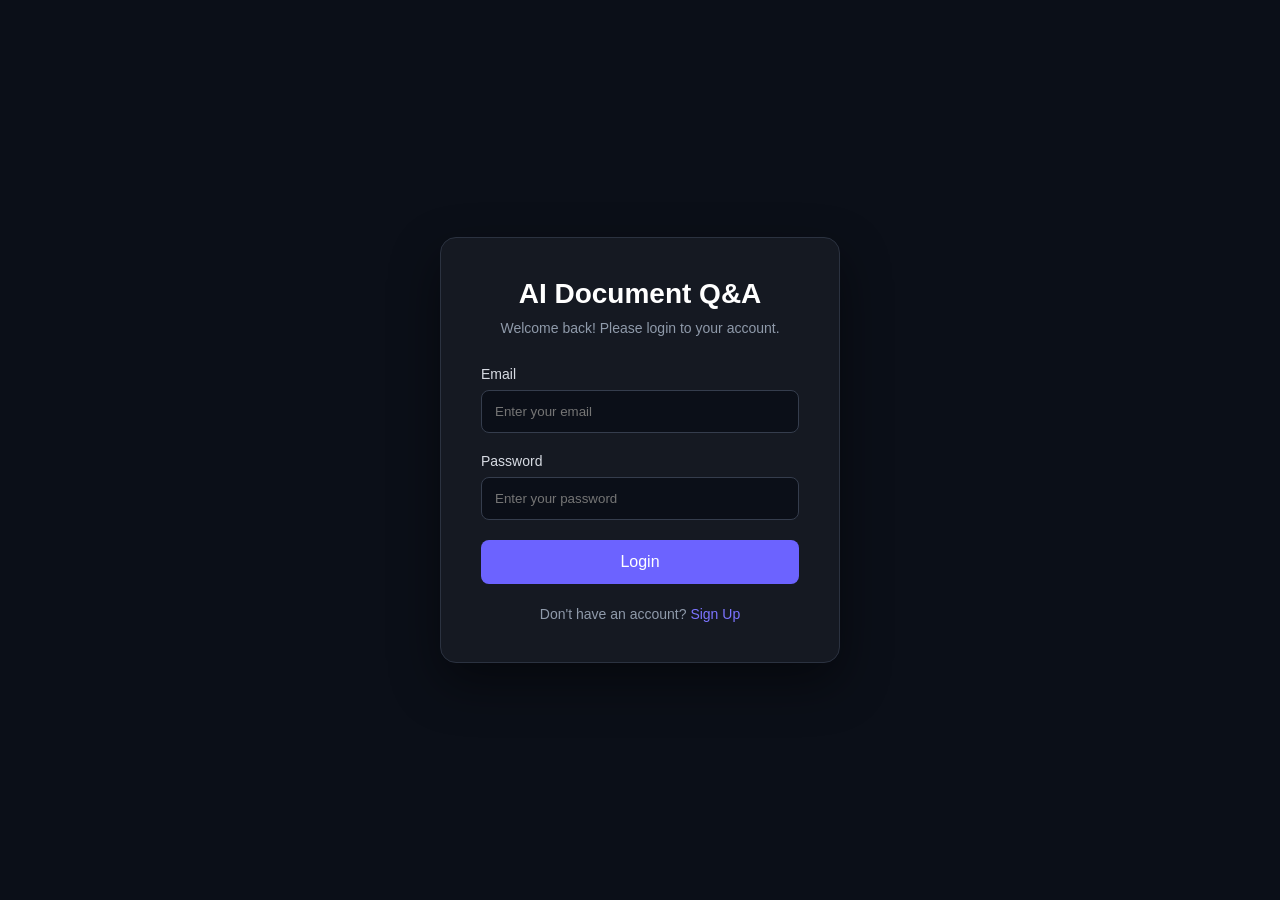
<file: AI-Document-QA/index.html>
<!DOCTYPE html>
<html lang="en">
<head>
    <meta charset="UTF-8">
    <meta name="viewport" content="width=device-width, initial-scale=1.0">
    <title>AI Document Q&A</title>
    <link rel="stylesheet" href="style.css">
    <link rel="manifest" href="manifest.json">
</head>
<script src="script.js"></script>
<body>

    <div class="login-page">

        <div class="login-card">

            <h1>AI Document Q&A</h1>

            <p class="subtitle">Welcome back! Please login to your account.</p>

            <label>Email</label>
            <input type="email" id="loginEmail" placeholder="Enter your email">

            <label>Password</label>
            <input type="password" id="loginPassword" placeholder="Enter your password">
            <button class="login-btn" onclick="login()">Login</button>
            <p class="signup-text">
                Don't have an account?
                <a href="signup.html">Sign Up</a>
            </p>

        </div>

    </div>
<script src="script.js"></script>
</body>
</html>
</file>
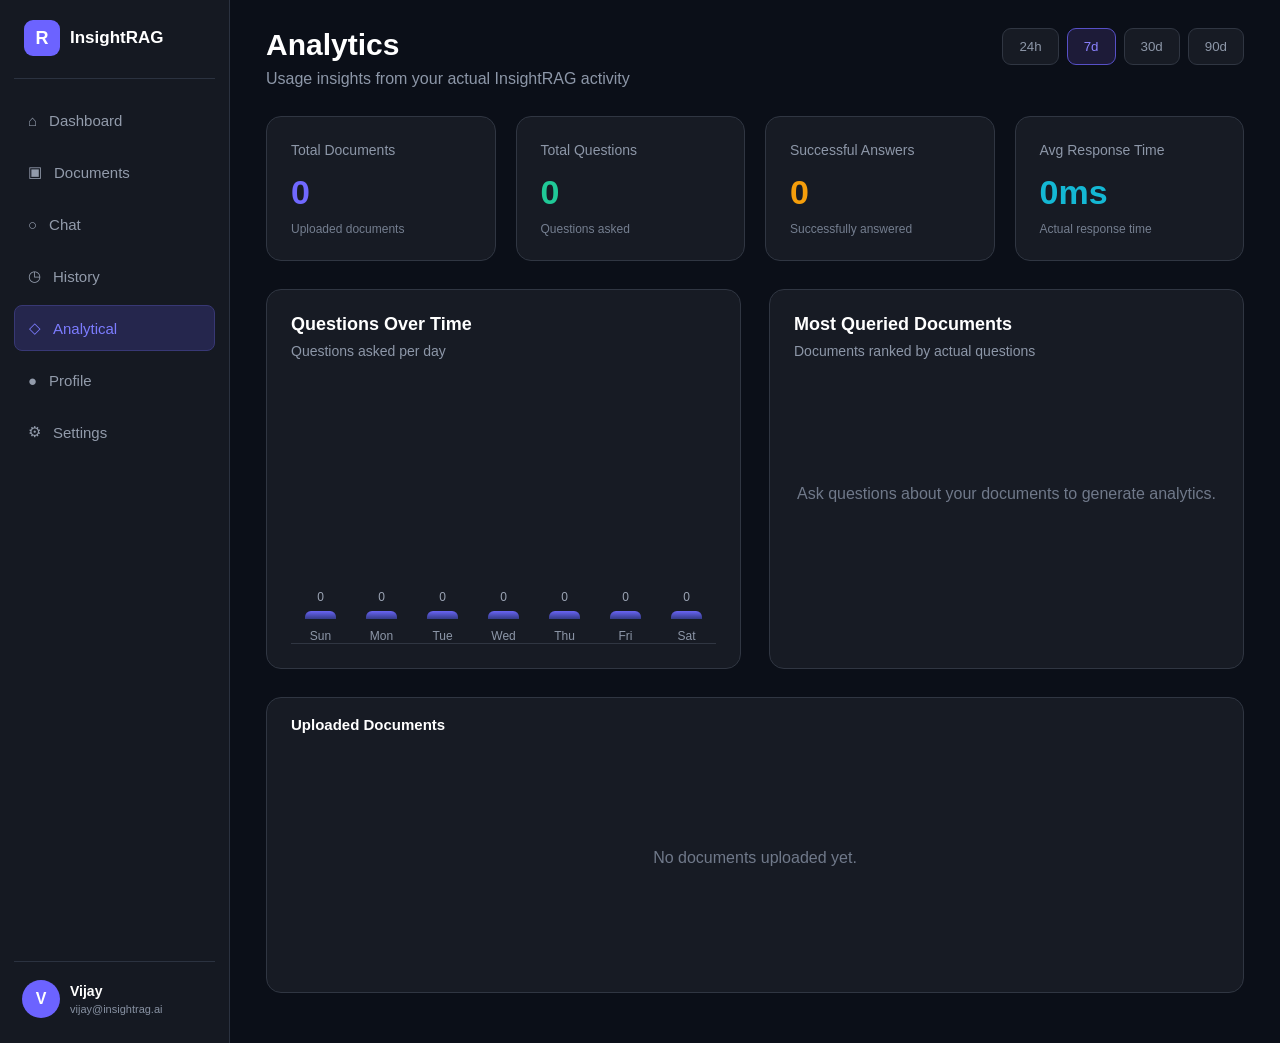
<file: AI-Document-QA/analytical.html>
<!DOCTYPE html>
<html lang="en">

<head>

    <meta charset="UTF-8">

    <meta name="viewport"
          content="width=device-width, initial-scale=1.0">

    <title>Analytics - InsightRAG</title>

    <link rel="stylesheet"
          href="style.css">

    <style>

        .analytics-page {
            padding-bottom: 50px;
        }

        .analytics-header {
            display: flex;
            justify-content: space-between;
            align-items: flex-start;
            margin-bottom: 28px;
        }

        .analytics-header h1 {
            margin: 0;
            font-size: 30px;
        }

        .analytics-header p {
            color: #8d97a8;
            margin-top: 8px;
        }

        /* Time buttons */

        .time-buttons {
            display: flex;
            gap: 8px;
        }

        .time-btn {
            padding: 10px 16px;
            border-radius: 9px;
            border: 1px solid #303642;
            background: #171b24;
            color: #8d97a8;
            cursor: pointer;
        }

        .time-btn.active {
            color: #8b82ff;
            border-color: #5750c7;
            background: #1d1b38;
        }

        /* Stats */

        .analytics-stats {
            display: grid;
            grid-template-columns: repeat(4, 1fr);
            gap: 20px;
            margin-bottom: 28px;
        }

        .analytics-stat {
            background: #171b24;
            border: 1px solid #303642;
            border-radius: 15px;
            padding: 24px;
        }

        .analytics-stat span {
            color: #8d97a8;
            font-size: 14px;
        }

        .analytics-stat strong {
            display: block;
            font-size: 34px;
            margin-top: 14px;
        }

        .purple {
            color: #7068ff;
        }

        .green {
            color: #20c997;
        }

        .orange {
            color: #f59e0b;
        }

        .blue {
            color: #14b8d4;
        }

        .stat-description {
            color: #747e8f;
            font-size: 12px;
            margin-top: 10px;
        }

        /* Chart grid */

        .analytics-grid {
            display: grid;
            grid-template-columns: 1fr 1fr;
            gap: 28px;
            margin-bottom: 28px;
        }

        .chart-card {
            background: #171b24;
            border: 1px solid #303642;
            border-radius: 15px;
            padding: 24px;
        }

        .chart-card h2 {
            margin: 0;
            font-size: 18px;
        }

        .chart-card p {
            color: #8d97a8;
            margin-top: 8px;
            font-size: 14px;
        }

        /* Bar chart */

        .chart {
            height: 260px;
            display: flex;
            align-items: flex-end;
            justify-content: space-between;
            gap: 12px;
            margin-top: 25px;
            border-bottom: 1px solid #303642;
            padding: 0 5px;
        }

        .chart-column {
            flex: 1;
            height: 100%;
            display: flex;
            flex-direction: column;
            justify-content: flex-end;
            align-items: center;
        }

        .chart-value {
            color: #9ca5b5;
            font-size: 12px;
            margin-bottom: 7px;
        }

        .chart-bar {
            width: 65%;
            min-height: 4px;
            border-radius: 6px 6px 0 0;
            background: linear-gradient(
                to top,
                #343b88,
                #6964f4
            );
            transition: height 0.4s ease;
        }

        .chart-label {
            color: #8d97a8;
            font-size: 12px;
            margin-top: 10px;
        }

        /* Document chart */

        .document-list {
            margin-top: 25px;
        }

        .document-item {
            margin-bottom: 22px;
        }

        .document-title-row {
            display: flex;
            justify-content: space-between;
            gap: 15px;
            margin-bottom: 8px;
        }

        .document-title {
            color: #e5e8ee;
            font-size: 14px;
            overflow: hidden;
            text-overflow: ellipsis;
            white-space: nowrap;
        }

        .document-count {
            color: #8b82ff;
            font-size: 13px;
        }

        .document-track {
            height: 7px;
            background: #20242d;
            border-radius: 10px;
            overflow: hidden;
        }

        .document-fill {
            height: 100%;
            background: #6c63ff;
            border-radius: 10px;
        }

        /* Empty state */

        .empty-chart {
            height: 220px;
            display: flex;
            align-items: center;
            justify-content: center;
            color: #70798a;
            text-align: center;
        }

        /* Uploaded documents */

        .uploaded-document-summary {
            margin-top: 25px;
            padding-top: 18px;
            border-top: 1px solid #303642;
        }

        .uploaded-document-summary h3 {
            margin: 0 0 15px 0;
            font-size: 15px;
        }

        .uploaded-document-row {
            display: flex;
            align-items: center;
            gap: 12px;
            padding: 11px 0;
            border-bottom: 1px solid rgba(255,255,255,0.05);
        }

        .uploaded-document-icon {
            width: 34px;
            height: 34px;
            border-radius: 8px;
            display: flex;
            align-items: center;
            justify-content: center;
            font-size: 10px;
            font-weight: 700;
            background: rgba(108,99,255,0.12);
            color: #8b82ff;
            flex-shrink: 0;
        }

        .uploaded-document-name {
            flex: 1;
            min-width: 0;
            overflow: hidden;
            text-overflow: ellipsis;
            white-space: nowrap;
            font-size: 13px;
        }

        .uploaded-document-type {
            color: #8d97a8;
            font-size: 11px;
        }

        @media (max-width: 1000px) {

            .analytics-stats {
                grid-template-columns: repeat(2, 1fr);
            }

            .analytics-grid {
                grid-template-columns: 1fr;
            }

        }

        @media (max-width: 650px) {

            .analytics-header {
                flex-direction: column;
                gap: 20px;
            }

            .analytics-stats {
                grid-template-columns: 1fr;
            }

            .time-buttons {
                flex-wrap: wrap;
            }

        }

    </style>

</head>


<body>

<script>

    if (
        localStorage.getItem("darkMode") === "false"
    ) {

        document.body.classList.add(
            "light-theme"
        );

    }

</script>


<div class="app">


    <!-- =====================================================
         SIDEBAR
    ====================================================== -->

    <aside class="sidebar">

        <div class="logo">

            <div class="logo-icon">
                R
            </div>

            <h2>InsightRAG</h2>

        </div>


        <nav class="sidebar-nav">

            <a class="nav-item"
               href="dashboard.html">

                ⌂
                <span>Dashboard</span>

            </a>


            <a class="nav-item"
               href="documents.html">

                ▣
                <span>Documents</span>

            </a>


            <a class="nav-item"
               href="chat.html">

                ○
                <span>Chat</span>

            </a>


            <a class="nav-item"
               href="history.html">

                ◷
                <span>History</span>

            </a>


            <a class="nav-item active"
               href="analytical.html">

                ◇
                <span>Analytical</span>

            </a>


            <a class="nav-item"
               href="profile.html">

                ●
                <span>Profile</span>

            </a>


            <a class="nav-item"
               href="settings.html">

                ⚙
                <span>Settings</span>

            </a>

        </nav>


        <div class="profile">

            <div class="profile-icon">
                V
            </div>

            <div>

                <strong>
                    Vijay
                </strong>

                <small>
                    vijay@insightrag.ai
                </small>

            </div>

        </div>

    </aside>



    <!-- =====================================================
         MAIN CONTENT
    ====================================================== -->

    <main class="main-content analytics-page">


        <!-- HEADER -->

        <div class="analytics-header">

            <div>

                <h1>
                    Analytics
                </h1>

                <p>
                    Usage insights from your actual InsightRAG activity
                </p>

            </div>


            <div class="time-buttons">

                <button class="time-btn">
                    24h
                </button>

                <button class="time-btn active">
                    7d
                </button>

                <button class="time-btn">
                    30d
                </button>

                <button class="time-btn">
                    90d
                </button>

            </div>

        </div>



        <!-- =================================================
             STATS
        ================================================== -->

        <div class="analytics-stats">


            <!-- TOTAL DOCUMENTS -->

            <div class="analytics-stat">

                <span>
                    Total Documents
                </span>

                <strong
                    class="purple"
                    id="documentCount">
                    0
                </strong>

                <div class="stat-description">
                    Uploaded documents
                </div>

            </div>


            <!-- TOTAL QUESTIONS -->

            <div class="analytics-stat">

                <span>
                    Total Questions
                </span>

                <strong
                    class="green"
                    id="questionCount">
                    0
                </strong>

                <div class="stat-description">
                    Questions asked
                </div>

            </div>


            <!-- SUCCESSFUL ANSWERS -->

            <div class="analytics-stat">

                <span>
                    Successful Answers
                </span>

                <strong
                    class="orange"
                    id="answerCount">
                    0
                </strong>

                <div class="stat-description">
                    Successfully answered
                </div>

            </div>


            <!-- AVG RESPONSE -->

            <div class="analytics-stat">

                <span>
                    Avg Response Time
                </span>

                <strong
                    class="blue"
                    id="averageTime">
                    0ms
                </strong>

                <div class="stat-description">
                    Actual response time
                </div>

            </div>

        </div>



        <!-- =================================================
             CHART GRID
        ================================================== -->

        <div class="analytics-grid">


            <!-- QUESTIONS OVER TIME -->

            <div class="chart-card">

                <h2>
                    Questions Over Time
                </h2>

                <p>
                    Questions asked per day
                </p>


                <div
                    class="chart"
                    id="questionChart">
                </div>

            </div>



            <!-- MOST QUERIED DOCUMENTS -->

            <div class="chart-card">

                <h2>
                    Most Queried Documents
                </h2>

                <p>
                    Documents ranked by actual questions
                </p>


                <div
                    class="document-list"
                    id="documentChart">
                </div>

            </div>

        </div>



        <!-- =================================================
             UPLOADED DOCUMENTS
        ================================================== -->

        <div class="chart-card uploaded-document-summary">

            <h3>
                Uploaded Documents
            </h3>

            <div id="uploadedDocumentList">

            </div>

        </div>


    </main>

</div>



<script>


// =====================================================
// LOAD ANALYTICS DATA
// =====================================================

let analyticsData = [];

try {

    analyticsData =
        JSON.parse(
            localStorage.getItem(
                "analyticsData"
            ) || "[]"
        );

} catch (error) {

    analyticsData = [];

}



// =====================================================
// LOAD UPLOADED DOCUMENTS
// =====================================================

let uploadedDocuments = [];

try {

    uploadedDocuments =
        JSON.parse(
            localStorage.getItem(
                "uploadedDocuments"
            ) || "[]"
        );

} catch (error) {

    uploadedDocuments = [];

}



// =====================================================
// DOCUMENT COUNT
// =====================================================

const documentCount =
    document.getElementById(
        "documentCount"
    );


documentCount.innerText =
    uploadedDocuments.length;



// =====================================================
// QUESTION COUNT
// =====================================================

const questionCount =
    document.getElementById(
        "questionCount"
    );


questionCount.innerText =
    analyticsData.length;



// =====================================================
// SUCCESSFUL ANSWERS
// =====================================================

const successfulAnswers =
    analyticsData.filter(
        function(item) {

            return (
                item.successful === true ||
                item.success === true
            );

        }
    );


const answerCount =
    document.getElementById(
        "answerCount"
    );


answerCount.innerText =
    successfulAnswers.length;



// =====================================================
// AVERAGE RESPONSE TIME
// =====================================================

const averageTime =
    document.getElementById(
        "averageTime"
    );


if (analyticsData.length > 0) {

    const totalTime =
        analyticsData.reduce(
            function(total, item) {

                return (
                    total +
                    Number(
                        item.responseTime || 0
                    )
                );

            },
            0
        );


    const average =
        Math.round(
            totalTime /
            analyticsData.length
        );


    averageTime.innerText =
        average + "ms";

} else {

    averageTime.innerText =
        "0ms";
}



// =====================================================
// LAST 7 DAYS
// =====================================================

const questionChart =
    document.getElementById(
        "questionChart"
    );


const today =
    new Date();


const dailyData = [];


for (
    let i = 6;
    i >= 0;
    i--
) {

    const date =
        new Date();


    date.setDate(
        today.getDate() - i
    );


    const year =
        date.getFullYear();


    const month =
        String(
            date.getMonth() + 1
        ).padStart(
            2,
            "0"
        );


    const day =
        String(
            date.getDate()
        ).padStart(
            2,
            "0"
        );


    const dateKey =
        year +
        "-" +
        month +
        "-" +
        day;


    const count =
        analyticsData.filter(
            function(item) {

                const timestamp =
                    item.timestamp ||
                    item.date ||
                    "";


                return (
                    timestamp.startsWith(
                        dateKey
                    )
                );

            }
        ).length;


    dailyData.push({

        label:
            date.toLocaleDateString(
                "en-US",
                {
                    weekday: "short"
                }
            ),

        count:
            count

    });

}



// =====================================================
// DRAW QUESTION CHART
// =====================================================

questionChart.innerHTML = "";


const maxQuestion =
    Math.max(
        ...dailyData.map(
            function(item) {

                return item.count;

            }
        ),
        1
    );


dailyData.forEach(
    function(item) {

        const column =
            document.createElement(
                "div"
            );


        column.className =
            "chart-column";


        const value =
            document.createElement(
                "div"
            );


        value.className =
            "chart-value";


        value.innerText =
            item.count;


        const bar =
            document.createElement(
                "div"
            );


        bar.className =
            "chart-bar";


        const height =
            item.count === 0
                ? 3
                : (
                    item.count /
                    maxQuestion
                ) * 80;


        bar.style.height =
            height + "%";


        const label =
            document.createElement(
                "div"
            );


        label.className =
            "chart-label";


        label.innerText =
            item.label;


        column.appendChild(
            value
        );


        column.appendChild(
            bar
        );


        column.appendChild(
            label
        );


        questionChart.appendChild(
            column
        );

    }
);



// =====================================================
// MOST QUERIED DOCUMENTS
// =====================================================

const documentChart =
    document.getElementById(
        "documentChart"
    );


const documentCounts = {};



analyticsData.forEach(
    function(item) {

        const name =
            item.documentName ||
            item.document ||
            "Uploaded Document";


        documentCounts[name] =
            (
                documentCounts[name] ||
                0
            ) + 1;

    }
);



const rankedDocuments =
    Object.entries(
        documentCounts
    ).sort(
        function(a, b) {

            return b[1] - a[1];

        }
    );



if (
    rankedDocuments.length === 0
) {

    documentChart.innerHTML = `
        <div class="empty-chart">
            Ask questions about your documents
            to generate analytics.
        </div>
    `;

} else {

    const highest =
        rankedDocuments[0][1];


    rankedDocuments
        .slice(0, 5)
        .forEach(
            function(
                [name, count],
                index
            ) {

                const item =
                    document.createElement(
                        "div"
                    );


                item.className =
                    "document-item";


                const titleRow =
                    document.createElement(
                        "div"
                    );


                titleRow.className =
                    "document-title-row";


                const title =
                    document.createElement(
                        "span"
                    );


                title.className =
                    "document-title";


                title.innerText =
                    (
                        index + 1
                    ) +
                    ". " +
                    name;


                const countElement =
                    document.createElement(
                        "span"
                    );


                countElement.className =
                    "document-count";


                countElement.innerText =
                    count;


                titleRow.appendChild(
                    title
                );


                titleRow.appendChild(
                    countElement
                );


                const track =
                    document.createElement(
                        "div"
                    );


                track.className =
                    "document-track";


                const fill =
                    document.createElement(
                        "div"
                    );


                fill.className =
                    "document-fill";


                fill.style.width =
                    (
                        (
                            count /
                            highest
                        ) * 100
                    ) +
                    "%";


                track.appendChild(
                    fill
                );


                item.appendChild(
                    titleRow
                );


                item.appendChild(
                    track
                );


                documentChart.appendChild(
                    item
                );

            }
        );

}



// =====================================================
// UPLOADED DOCUMENT LIST
// =====================================================

const uploadedDocumentList =
    document.getElementById(
        "uploadedDocumentList"
    );


if (
    uploadedDocuments.length === 0
) {

    uploadedDocumentList.innerHTML = `
        <div class="empty-chart">
            No documents uploaded yet.
        </div>
    `;

} else {

    uploadedDocumentList.innerHTML = "";


    uploadedDocuments
        .slice()
        .reverse()
        .forEach(
            function(documentItem) {

                const row =
                    document.createElement(
                        "div"
                    );


                row.className =
                    "uploaded-document-row";


                const icon =
                    document.createElement(
                        "div"
                    );


                icon.className =
                    "uploaded-document-icon";


                icon.innerText =
                    (
                        documentItem.type ||
                        "DOC"
                    ).substring(
                        0,
                        4
                    );


                const name =
                    document.createElement(
                        "div"
                    );


                name.className =
                    "uploaded-document-name";


                name.innerText =
                    documentItem.name ||
                    "Untitled document";


                const type =
                    document.createElement(
                        "div"
                    );


                type.className =
                    "uploaded-document-type";


                type.innerText =
                    documentItem.type ||
                    "DOCUMENT";


                row.appendChild(
                    icon
                );


                row.appendChild(
                    name
                );


                row.appendChild(
                    type
                );


                uploadedDocumentList.appendChild(
                    row
                );

            }
        );

}



// =====================================================
// TIME BUTTONS
// =====================================================

document
    .querySelectorAll(
        ".time-btn"
    )
    .forEach(
        function(button) {

            button.addEventListener(
                "click",
                function() {

                    document
                        .querySelectorAll(
                            ".time-btn"
                        )
                        .forEach(
                            function(btn) {

                                btn.classList.remove(
                                    "active"
                                );

                            }
                        );


                    this.classList.add(
                        "active"
                    );

                }
            );

        }
    );


</script>


</body>

</html>
</file>
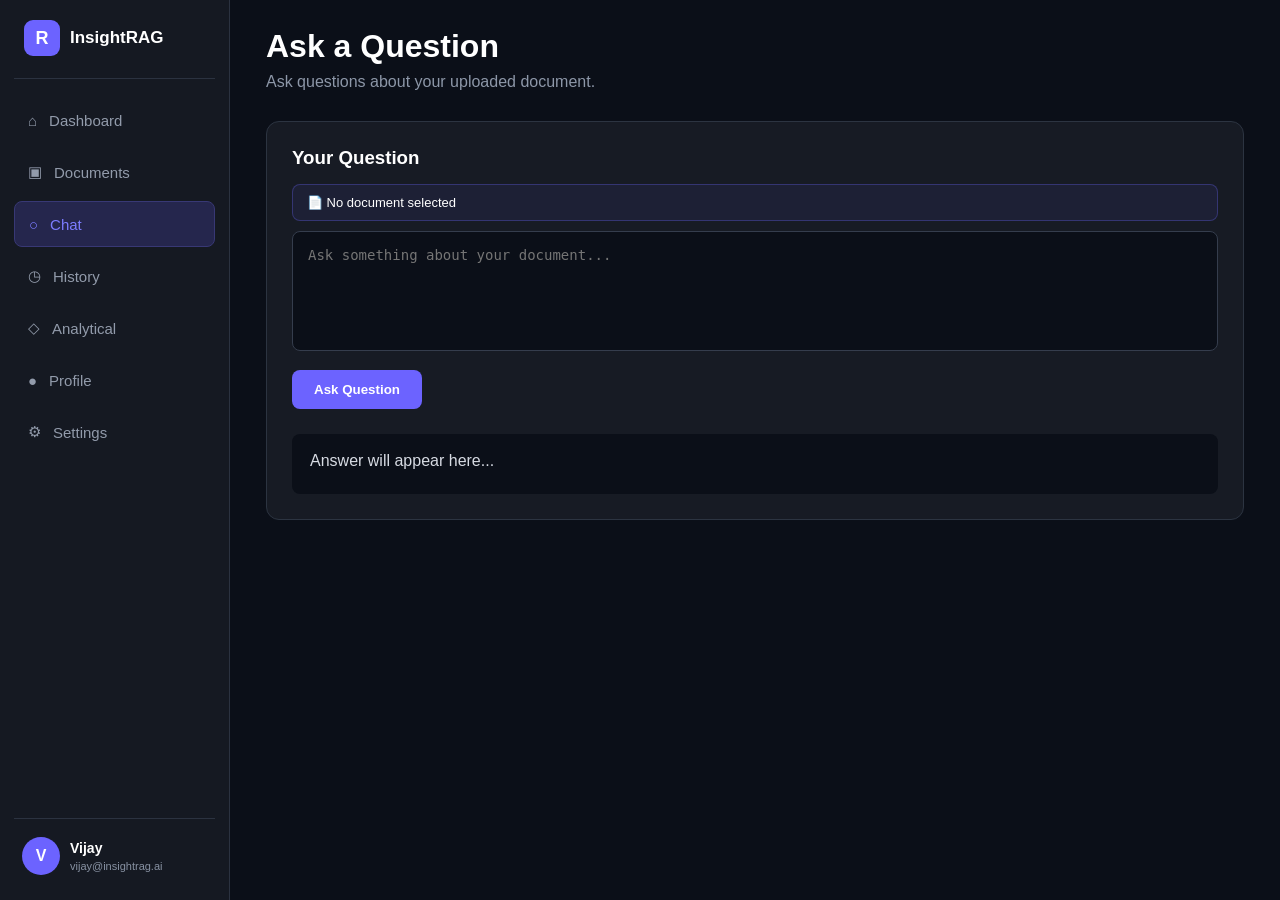
<file: AI-Document-QA/chat.html>
<!DOCTYPE html>
<html lang="en">

<head>
    <meta charset="UTF-8">
    <meta name="viewport" content="width=device-width, initial-scale=1.0">

    <title>Chat - InsightRAG</title>

    <link rel="stylesheet" href="style.css">
</head>

<body>

    <div class="app">

        <aside class="sidebar">

            <div class="logo">
                <div class="logo-icon">R</div>
                <h2>InsightRAG</h2>
            </div>

            <nav class="sidebar-nav">

                <a class="nav-item" href="dashboard.html">
                    ⌂ <span>Dashboard</span>
                </a>

                <a class="nav-item">
                    ▣ <span>Documents</span>
                </a>

                <a class="nav-item active">
                    ○ <span>Chat</span>
                </a>

                <a class="nav-item" href="./history.html">◷ <span>History</span></a>

                <a class="nav-item">
                    ◇ <span>Analytical</span>
                </a>

                <a class="nav-item">
                    ● <span>Profile</span>
                </a>

                <a class="nav-item">
                    ⚙ <span>Settings</span>
                </a>

            </nav>

            <div class="profile">

                <div class="profile-icon">V</div>

                <div>
                    <strong>Vijay</strong>
                    <small>vijay@insightrag.ai</small>
                </div>

            </div>

        </aside>


        <main class="main-content">

    <h1>Ask a Question</h1>

    <p style="color:#8d97a8; margin-top:8px;">
        Ask questions about your uploaded document.
    </p>

    <div style="
        margin-top:30px;
        background:#171b24;
        border:1px solid #2c3441;
        border-radius:13px;
        padding:25px;
    ">

        <h3 style="margin-bottom:15px;">
            Your Question
        </h3>

        <textarea
            id="question"
            placeholder="Ask something about your document..."
            style="
                width:100%;
                height:120px;
                padding:15px;
                background:#0b0f18;
                border:1px solid #353d4d;
                border-radius:8px;
                color:white;
                resize:none;
                outline:none;
                font-size:14px;
            "
        ></textarea>

        <button
            onclick="askQuestion()"
            style="
                margin-top:15px;
                padding:12px 22px;
                border:none;
                border-radius:8px;
                background:#6c63ff;
                color:white;
                font-weight:bold;
                cursor:pointer;
            "
        >
            Ask Question
        </button>

        <div
            id="answer"
            style="
                margin-top:25px;
                padding:18px;
                background:#0b0f18;
                border-radius:8px;
                color:#d7dbe3;
                min-height:60px;
            "
        >
            Answer will appear here...
        </div>

    </div>

</main>

    </div>
<script src="script.js"></script>
</body>

</html>
</file>
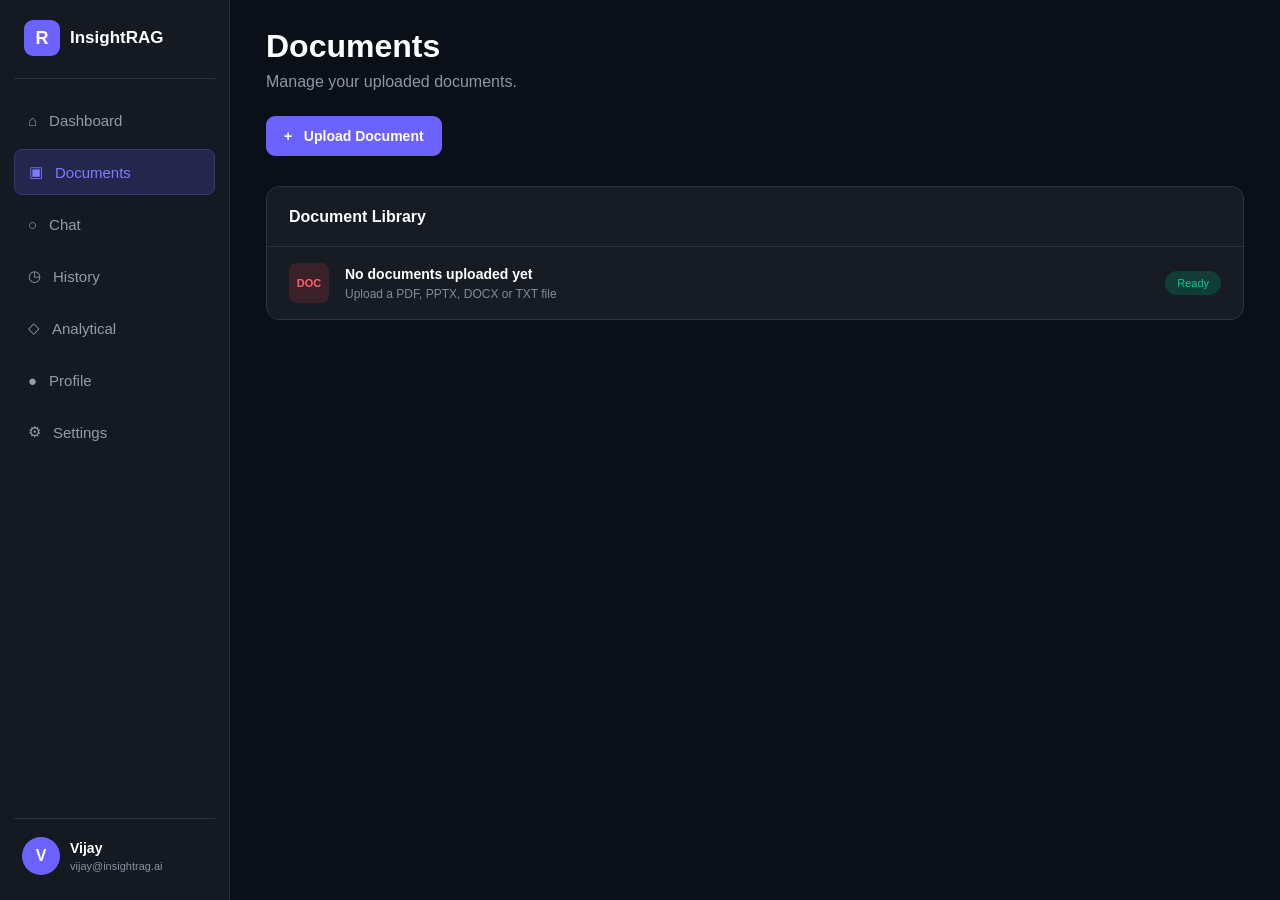
<file: AI-Document-QA/documents.html>
<!DOCTYPE html>
<html lang="en">

<head>
    <meta charset="UTF-8">
    <meta name="viewport" content="width=device-width, initial-scale=1.0">

    <title>Documents - InsightRAG</title>

    <link rel="stylesheet" href="style.css">
</head>

<body>

<div class="app">

    <!-- SIDEBAR -->
    <aside class="sidebar">

        <div class="logo">
            <div class="logo-icon">R</div>
            <h2>InsightRAG</h2>
        </div>

        <nav class="sidebar-nav">

            <a class="nav-item" href="dashboard.html">
                ⌂ <span>Dashboard</span>
            </a>

            <a class="nav-item active" href="documents.html">
                ▣ <span>Documents</span>
            </a>

            <a class="nav-item" href="chat.html">
                ○ <span>Chat</span>
            </a>

            <a class="nav-item" href="history.html">
                ◷ <span>History</span>
            </a>

            <a class="nav-item" href="analytical.html">
                ◇ <span>Analytical</span>
            </a>

            <a class="nav-item" href="profile.html">
                ● <span>Profile</span>
            </a>

            <a class="nav-item" href="settings.html">
                ⚙ <span>Settings</span>
            </a>

        </nav>

        <div class="profile">
            <div class="profile-icon">V</div>

            <div>
                <strong>Vijay</strong>
                <small>vijay@insightrag.ai</small>
            </div>
        </div>

    </aside>


    <!-- MAIN CONTENT -->
    <main class="main-content">

        <h1>Documents</h1>

        <p style="color:#8d97a8; margin-top:8px;">
            Manage your uploaded documents.
        </p>


        <!-- UPLOAD BUTTON -->
        <div style="margin-top:25px;">

            <button
                class="upload-btn"
                onclick="document.getElementById('pdfFile').click()"
            >
                + &nbsp; Upload Document
            </button>

            <input
                type="file"
                id="pdfFile"
                accept=".pdf,.doc,.docx,.ppt,.pptx,.txt,application/pdf,text/plain"
                multiple
                style="display:none;"
            >

        </div>


        <!-- DOCUMENT LIBRARY -->
        <div class="documents-card" style="margin-top:30px;">

            <div class="documents-header">
                <h2>Document Library</h2>
            </div>

            <div id="documentLibrary">

                <div class="document-row">

                    <div class="file-icon pdf">
                        DOC
                    </div>

                    <div class="document-info">
                        <strong>No documents uploaded yet</strong>
                        <span>Upload a PDF, PPTX, DOCX or TXT file</span>
                    </div>

                    <span class="status ready">
                        Ready
                    </span>

                </div>

            </div>

        </div>

    </main>

</div>


<!-- INDEXED DB -->
<script>

const dbRequest =
    indexedDB.open("InsightRAGFiles", 1);


dbRequest.onupgradeneeded = function(event) {

    const db = event.target.result;

    if (!db.objectStoreNames.contains("files")) {

        db.createObjectStore("files", {
            keyPath: "id"
        });

    }

};

</script>


<!-- LOAD DOCUMENT LIBRARY -->
<script>

function loadDocuments() {

    const documents =
        JSON.parse(
            localStorage.getItem("uploadedDocuments") || "[]"
        );

    const library =
        document.getElementById("documentLibrary");


    console.log("Documents in Library:", documents);


    if (documents.length === 0) {

        library.innerHTML = `

            <div class="document-row">

                <div class="file-icon pdf">
                    DOC
                </div>

                <div class="document-info">

                    <strong>
                        No documents uploaded yet
                    </strong>

                    <span>
                        Upload a PDF, PPTX, DOCX or TXT file
                    </span>

                </div>

                <span class="status ready">
                    Ready
                </span>

            </div>

        `;

        return;
    }


    library.innerHTML = documents.map(doc => {

        return `

            <div
                class="document-row"
                onclick="openDocument('${doc.id}')"
                style="
                    cursor:pointer;
                    margin-bottom:12px;
                "
            >

                <div class="file-icon pdf">
                    ${doc.type || "DOC"}
                </div>


                <div class="document-info">

                    <strong>
                        ${doc.name}
                    </strong>

                    <span>
                        ${doc.type || "Document"}
                    </span>

                </div>


                <span class="status ready">
                    Ready
                </span>

            </div>

        `;

    }).join("");

}


loadDocuments();

</script>


<!-- OPEN DOCUMENT -->
<script>

function openDocument(fileId) {

    const request =
        indexedDB.open("InsightRAGFiles", 1);


    request.onsuccess = function(event) {

        const db =
            event.target.result;


        if (!db.objectStoreNames.contains("files")) {

            alert("Document storage not found.");
            return;

        }


        const transaction =
            db.transaction("files", "readonly");


        const store =
            transaction.objectStore("files");


        const getRequest =
            store.get(fileId);


        getRequest.onsuccess = function() {

            const data =
                getRequest.result;


            if (!data || !data.file) {

                alert(
                    "File not found. Please upload this document again."
                );

                return;

            }


            const url =
                URL.createObjectURL(data.file);


            window.open(url, "_blank");

        };

    };


    request.onerror = function() {

        alert(
            "Could not access document storage."
        );

    };

}

</script>


<!-- MAIN SCRIPT -->
<script src="script.js"></script>

</body>
</html>
</file>
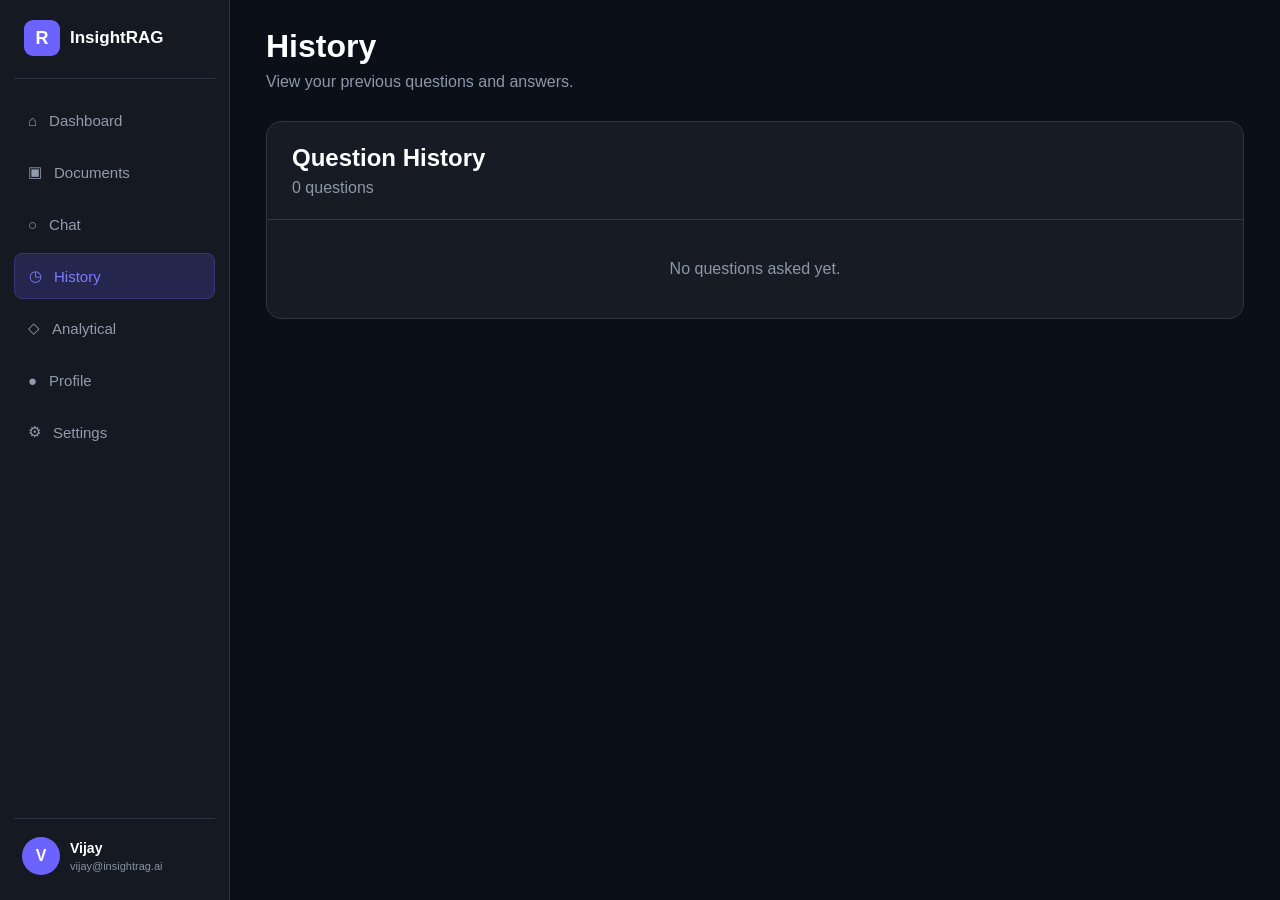
<file: AI-Document-QA/history.html>
<!DOCTYPE html>
<html lang="en">

<head>
    <meta charset="UTF-8">
    <meta name="viewport" content="width=device-width, initial-scale=1.0">

    <title>History - InsightRAG</title>

    <link rel="stylesheet" href="style.css">

    <style>

        .history-card {
            margin-top: 30px;
            background: #171b24;
            border: 1px solid #303642;
            border-radius: 15px;
            overflow: hidden;
        }

        .history-header {
            padding: 22px 25px;
            border-bottom: 1px solid #303642;
        }

        .history-header h2 {
            margin: 0;
        }

        .history-header p {
            color: #8d97a8;
            margin-top: 7px;
        }

        .history-item {
            padding: 20px 25px;
            border-bottom: 1px solid #252a34;
            display: flex;
            justify-content: space-between;
            align-items: center;
            gap: 20px;
        }

        .history-item:last-child {
            border-bottom: none;
        }

        .question-text {
            color: #e6e9ef;
            font-size: 15px;
        }

        .question-time {
            color: #737d8e;
            font-size: 12px;
            margin-top: 7px;
        }

        .history-status {
            background: #123c32;
            color: #20c997;
            padding: 6px 12px;
            border-radius: 20px;
            font-size: 12px;
            white-space: nowrap;
        }

        .empty-history {
            padding: 40px 25px;
            text-align: center;
            color: #8d97a8;
        }

    </style>

</head>


<body>

<script>
    if (localStorage.getItem("darkMode") === "false") {
        document.body.classList.add("light-theme");
    }
</script>
<div class="app">

    <aside class="sidebar">

        <div class="logo">

            <div class="logo-icon">R</div>

            <h2>InsightRAG</h2>

        </div>


        <nav class="sidebar-nav">

            <a class="nav-item" href="dashboard.html">
                ⌂ <span>Dashboard</span>
            </a>

            <a class="nav-item" href="documents.html">
                ▣ <span>Documents</span>
            </a>

            <a class="nav-item" href="chat.html">
                ○ <span>Chat</span>
            </a>

            <a class="nav-item active" href="history.html">
                ◷ <span>History</span>
            </a>

            <a class="nav-item" href="analytical.html">
                ◇ <span>Analytical</span>
            </a>

            <a class="nav-item" href="profile.html">
                ● <span>Profile</span>
            </a>

            <a class="nav-item" href="settings.html">
                ⚙ <span>Settings</span>
            </a>

        </nav>


        <div class="profile">

            <div class="profile-icon">V</div>

            <div>
                <strong>Vijay</strong>
                <small>vijay@insightrag.ai</small>
            </div>

        </div>

    </aside>


    <main class="main-content">

        <h1>History</h1>

        <p style="color:#8d97a8; margin-top:8px;">
            View your previous questions and answers.
        </p>


        <div class="history-card">

            <div class="history-header">

                <h2>Question History</h2>

                <p id="historyCount">
                    0 questions
                </p>

            </div>


            <div id="historyList">

            </div>

        </div>

    </main>

</div>


<script>

    const historyList =
        document.getElementById("historyList");

    const historyCount =
        document.getElementById("historyCount");


    const analyticsData =
        JSON.parse(
            localStorage.getItem("analyticsData") || "[]"
        );


    if (analyticsData.length === 0) {

        historyCount.innerText =
            "0 questions";

        historyList.innerHTML = `
            <div class="empty-history">
                No questions asked yet.
            </div>
        `;

    } else {

        historyCount.innerText =
            analyticsData.length +
            (analyticsData.length === 1
                ? " question"
                : " questions");


        // Latest question first
        const reversedData =
            [...analyticsData].reverse();


        reversedData.forEach(item => {

            const date =
                item.date
                    ? new Date(item.date).toLocaleString()
                    : "Unknown time";


            const row =
                document.createElement("div");

            row.className =
                "history-item";


            row.innerHTML = `

                <div>

                    <div class="question-text">
                        ${escapeHtml(item.question)}
                    </div>

                    <div class="question-time">
                        ${escapeHtml(item.document || "Uploaded Document")}
                        • ${date}
                        • ${item.responseTime || 0}ms
                    </div>

                </div>

                <span class="history-status">
                    ${item.success ? "Completed" : "Failed"}
                </span>

            `;


            historyList.appendChild(row);

        });

    }


    function escapeHtml(text) {

        const div =
            document.createElement("div");

        div.textContent =
            text || "";

        return div.innerHTML;

    }

</script>


</body>

</html>
</file>
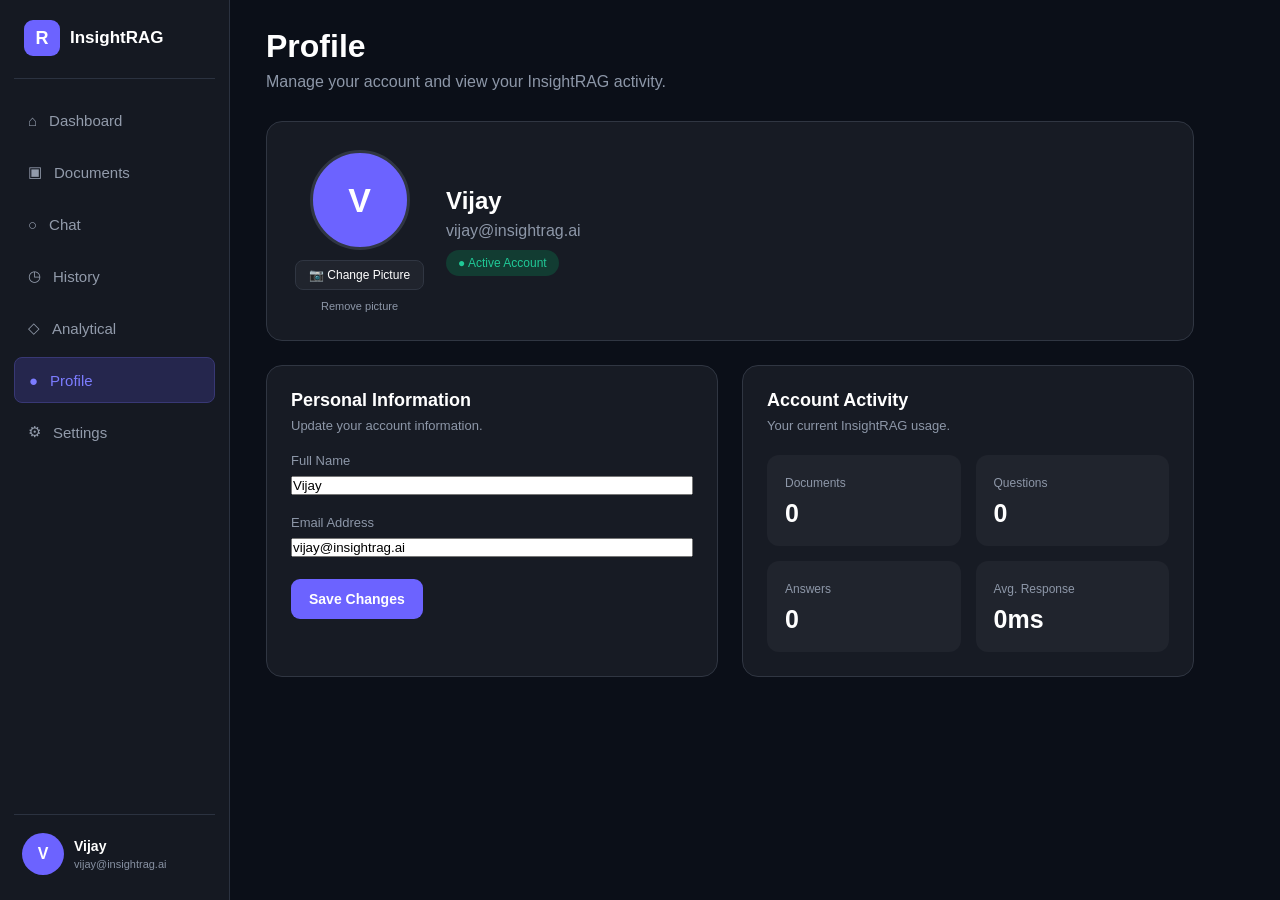
<file: AI-Document-QA/profile.html>
<!DOCTYPE html>
<html lang="en">

<head>

    <meta charset="UTF-8">

    <meta name="viewport"
          content="width=device-width, initial-scale=1.0">

    <title>Profile - InsightRAG</title>

    <link rel="stylesheet"
          href="style.css">

    <style>

        .profile-page {
            max-width: 1000px;
        }

        /* ================= PROFILE HERO ================= */

        .profile-hero {
            margin-top: 30px;
            background: #171b24;
            border: 1px solid #303642;
            border-radius: 16px;
            padding: 28px;
            display: flex;
            align-items: center;
            gap: 22px;
        }

        /* ================= PROFILE PHOTO ================= */

        .profile-photo-area {
            display: flex;
            flex-direction: column;
            align-items: center;
            gap: 10px;
        }

        .big-avatar {
            width: 100px;
            height: 100px;
            min-width: 100px;
            border-radius: 50%;
            background: #6c63ff;
            display: flex;
            align-items: center;
            justify-content: center;
            font-size: 34px;
            font-weight: 700;
            color: white;
            overflow: hidden;
            border: 3px solid #303642;
        }

        .big-avatar img {
            width: 100%;
            height: 100%;
            object-fit: cover;
        }

        .change-photo-btn {
            border: 1px solid #303642;
            background: #20242d;
            color: white;
            padding: 7px 13px;
            border-radius: 8px;
            cursor: pointer;
            font-size: 12px;
            transition: 0.2s;
        }

        .change-photo-btn:hover {
            background: #6c63ff;
            border-color: #6c63ff;
        }

        .remove-photo-btn {
            border: none;
            background: transparent;
            color: #8d97a8;
            cursor: pointer;
            font-size: 11px;
        }

        .remove-photo-btn:hover {
            color: #ff6b6b;
        }

        /* ================= SIDEBAR PHOTO ================= */

        .profile-icon {
            width: 42px !important;
            height: 42px !important;
            min-width: 42px;
            border-radius: 50% !important;
            overflow: hidden;
            display: flex;
            align-items: center;
            justify-content: center;
        }

        .profile-icon img {
            width: 100%;
            height: 100%;
            object-fit: cover;
        }

        /* ================= PROFILE INFO ================= */

        .profile-main-info h2 {
            margin: 0;
            font-size: 24px;
        }

        .profile-main-info p {
            color: #8d97a8;
            margin-top: 7px;
        }

        .account-badge {
            display: inline-block;
            margin-top: 10px;
            padding: 6px 12px;
            border-radius: 20px;
            background: #123c32;
            color: #20c997;
            font-size: 12px;
        }

        /* ================= GRID ================= */

        .profile-grid {
            display: grid;
            grid-template-columns: 1fr 1fr;
            gap: 24px;
            margin-top: 24px;
        }

        .profile-card {
            background: #171b24;
            border: 1px solid #303642;
            border-radius: 16px;
            padding: 24px;
        }

        .profile-card h2 {
            margin: 0;
            font-size: 18px;
        }

        .profile-card p {
            color: #8d97a8;
            font-size: 13px;
            margin-top: 7px;
        }

        /* ================= FIELDS ================= */

        .profile-field {
            margin-top: 20px;
        }

        .profile-field label {
            display: block;
            color: #8d97a8;
            font-size: 13px;
            margin-bottom: 8px;
        }

        .profile-field input {
            width: 100%;
            box-sizing: border-box;
        }

        /* ================= STATS ================= */

        .account-stats {
            display: grid;
            grid-template-columns: 1fr 1fr;
            gap: 15px;
            margin-top: 22px;
        }

        .account-stat {
            background: #20242d;
            border-radius: 12px;
            padding: 18px;
        }

        .account-stat span {
            color: #8d97a8;
            font-size: 12px;
        }

        .account-stat strong {
            display: block;
            font-size: 25px;
            margin-top: 8px;
        }

        .profile-message {
            color: #20c997;
            margin-top: 15px;
            font-size: 13px;
        }

        /* ================= RESPONSIVE ================= */

        @media (max-width: 800px) {

            .profile-grid {
                grid-template-columns: 1fr;
            }

            .profile-hero {
                flex-direction: column;
                align-items: flex-start;
            }

        }

    </style>

</head>


<body>


<!-- ================= THEME ================= -->

<script>

    if (localStorage.getItem("darkMode") === "false") {
        document.body.classList.add("light-theme");
    }

</script>


<div class="app">


    <!-- ================= SIDEBAR ================= -->

    <aside class="sidebar">

        <div class="logo">

            <div class="logo-icon">
                R
            </div>

            <h2>InsightRAG</h2>

        </div>


        <nav class="sidebar-nav">

            <a class="nav-item"
               href="dashboard.html">
                ⌂ <span>Dashboard</span>
            </a>

            <a class="nav-item"
               href="documents.html">
                ▣ <span>Documents</span>
            </a>

            <a class="nav-item"
               href="chat.html">
                ○ <span>Chat</span>
            </a>

            <a class="nav-item"
               href="history.html">
                ◷ <span>History</span>
            </a>

            <a class="nav-item"
               href="analytical.html">
                ◇ <span>Analytical</span>
            </a>

            <a class="nav-item active"
               href="profile.html">
                ● <span>Profile</span>
            </a>

            <a class="nav-item"
               href="settings.html">
                ⚙ <span>Settings</span>
            </a>

        </nav>


        <!-- SIDEBAR PROFILE -->

        <div class="profile">

            <div class="profile-icon"
                 id="sideAvatar">

                V

            </div>

            <div>

                <strong id="sideName">
                    Vijay
                </strong>

                <small id="sideEmail">
                    vijay@insightrag.ai
                </small>

            </div>

        </div>

    </aside>


    <!-- ================= MAIN ================= -->

    <main class="main-content profile-page">


        <h1>
            Profile
        </h1>

        <p style="color:#8d97a8; margin-top:8px;">
            Manage your account and view your InsightRAG activity.
        </p>


        <!-- ================= PROFILE HERO ================= -->

        <div class="profile-hero">


            <!-- PHOTO -->

            <div class="profile-photo-area">

                <div class="big-avatar"
                     id="avatar">

                    V

                </div>


                <input
                    type="file"
                    id="profilePhotoInput"
                    accept="image/*"
                    style="display:none;"
                >


                <button
                    type="button"
                    class="change-photo-btn"
                    onclick="document.getElementById('profilePhotoInput').click();"
                >
                    📷 Change Picture
                </button>


                <button
                    type="button"
                    class="remove-photo-btn"
                    onclick="removeProfilePhoto();"
                >
                    Remove picture
                </button>

            </div>


            <!-- USER INFO -->

            <div class="profile-main-info">

                <h2 id="displayName">
                    Vijay
                </h2>

                <p id="displayEmail">
                    vijay@insightrag.ai
                </p>

                <span class="account-badge">
                    ● Active Account
                </span>

            </div>


        </div>


        <!-- ================= PROFILE GRID ================= -->

        <div class="profile-grid">


            <!-- PERSONAL INFORMATION -->

            <div class="profile-card">

                <h2>
                    Personal Information
                </h2>

                <p>
                    Update your account information.
                </p>


                <div class="profile-field">

                    <label>
                        Full Name
                    </label>

                    <input
                        type="text"
                        id="profileName"
                        value="Vijay"
                    >

                </div>


                <div class="profile-field">

                    <label>
                        Email Address
                    </label>

                    <input
                        type="email"
                        id="profileEmail"
                        value="vijay@insightrag.ai"
                    >

                </div>


                <button
                    type="button"
                    class="upload-btn"
                    style="margin-top:22px;"
                    onclick="saveProfile()"
                >

                    Save Changes

                </button>


                <div
                    id="profileMessage"
                    class="profile-message">
                </div>

            </div>


            <!-- ACCOUNT ACTIVITY -->

            <div class="profile-card">

                <h2>
                    Account Activity
                </h2>

                <p>
                    Your current InsightRAG usage.
                </p>


                <div class="account-stats">


                    <div class="account-stat">

                        <span>
                            Documents
                        </span>

                        <strong id="documentCount">
                            0
                        </strong>

                    </div>


                    <div class="account-stat">

                        <span>
                            Questions
                        </span>

                        <strong id="questionCount">
                            0
                        </strong>

                    </div>


                    <div class="account-stat">

                        <span>
                            Answers
                        </span>

                        <strong id="answerCount">
                            0
                        </strong>

                    </div>


                    <div class="account-stat">

                        <span>
                            Avg. Response
                        </span>

                        <strong id="responseTime">
                            0ms
                        </strong>

                    </div>


                </div>

            </div>


        </div>


    </main>

</div>


<script>


/* ==========================================
   USER DATA
========================================== */

const savedName =
    localStorage.getItem("userName")
    || "Vijay";


const savedEmail =
    localStorage.getItem("userEmail")
    || "vijay@insightrag.ai";


document.getElementById("profileName").value =
    savedName;


document.getElementById("profileEmail").value =
    savedEmail;


document.getElementById("displayName").innerText =
    savedName;


document.getElementById("displayEmail").innerText =
    savedEmail;


document.getElementById("sideName").innerText =
    savedName;


document.getElementById("sideEmail").innerText =
    savedEmail;


/* ==========================================
   PROFILE PICTURE
========================================== */

const savedProfilePhoto =
    localStorage.getItem("profilePhoto");


function showProfilePhoto(photo) {

    const avatar =
        document.getElementById("avatar");

    const sideAvatar =
        document.getElementById("sideAvatar");


    if (photo) {

        avatar.innerHTML =
            `<img src="${photo}" alt="Profile Picture">`;

        sideAvatar.innerHTML =
            `<img src="${photo}" alt="Profile Picture">`;

    } else {

        const firstLetter =
            savedName.charAt(0).toUpperCase();

        avatar.innerText =
            firstLetter;

        sideAvatar.innerText =
            firstLetter;

    }

}


showProfilePhoto(savedProfilePhoto);


/* ==========================================
   CHANGE PROFILE PICTURE
========================================== */

document.getElementById(
    "profilePhotoInput"
).addEventListener(
    "change",
    function(event) {

        const file =
            event.target.files[0];


        if (!file) {
            return;
        }


        if (!file.type.startsWith("image/")) {

            alert("Please select an image file.");

            return;

        }


        const reader =
            new FileReader();


        reader.onload = function(e) {

            const imageData =
                e.target.result;


            localStorage.setItem(
                "profilePhoto",
                imageData
            );


            showProfilePhoto(imageData);


            document.getElementById(
                "profileMessage"
            ).innerText =
                "Profile picture updated successfully!";

        };


        reader.readAsDataURL(file);

    }
);


/* ==========================================
   REMOVE PROFILE PICTURE
========================================== */

function removeProfilePhoto() {

    localStorage.removeItem(
        "profilePhoto"
    );


    showProfilePhoto(null);


    document.getElementById(
        "profileMessage"
    ).innerText =
        "Profile picture removed.";

}


/* ==========================================
   ACTIVITY DATA
========================================== */

const analyticsData =
    JSON.parse(
        localStorage.getItem(
            "analyticsData"
        ) || "[]"
    );


const documents =
    JSON.parse(
        localStorage.getItem(
            "uploadedDocuments"
        ) || "[]"
    );


/* Documents */

document.getElementById(
    "documentCount"
).innerText =
    documents.length;


/* Questions */

document.getElementById(
    "questionCount"
).innerText =
    analyticsData.length;


/* Successful answers */

const successfulAnswers =
    analyticsData.filter(
        item =>
            item.successful === true ||
            item.success === true
    );


document.getElementById(
    "answerCount"
).innerText =
    successfulAnswers.length;


/* Average response */

if (analyticsData.length > 0) {

    const totalTime =
        analyticsData.reduce(
            (total, item) =>
                total +
                Number(item.responseTime || 0),
            0
        );


    const average =
        Math.round(
            totalTime /
            analyticsData.length
        );


    document.getElementById(
        "responseTime"
    ).innerText =
        average + "ms";

}


/* ==========================================
   SAVE PROFILE
========================================== */

function saveProfile() {

    const name =
        document.getElementById(
            "profileName"
        ).value.trim();


    const email =
        document.getElementById(
            "profileEmail"
        ).value.trim();


    if (!name || !email) {

        document.getElementById(
            "profileMessage"
        ).innerText =
            "Please fill all fields.";

        return;

    }


    localStorage.setItem(
        "userName",
        name
    );


    localStorage.setItem(
        "userEmail",
        email
    );


    document.getElementById(
        "displayName"
    ).innerText =
        name;


    document.getElementById(
        "displayEmail"
    ).innerText =
        email;


    document.getElementById(
        "sideName"
    ).innerText =
        name;


    document.getElementById(
        "sideEmail"
    ).innerText =
        email;


    /*
       If there is no photo,
       update the initial letter.
    */

    if (!localStorage.getItem("profilePhoto")) {

        document.getElementById(
            "avatar"
        ).innerText =
            name.charAt(0).toUpperCase();


        document.getElementById(
            "sideAvatar"
        ).innerText =
            name.charAt(0).toUpperCase();

    }


    document.getElementById(
        "profileMessage"
    ).innerText =
        "Profile updated successfully!";

}

</script>


</body>

</html>
</file>
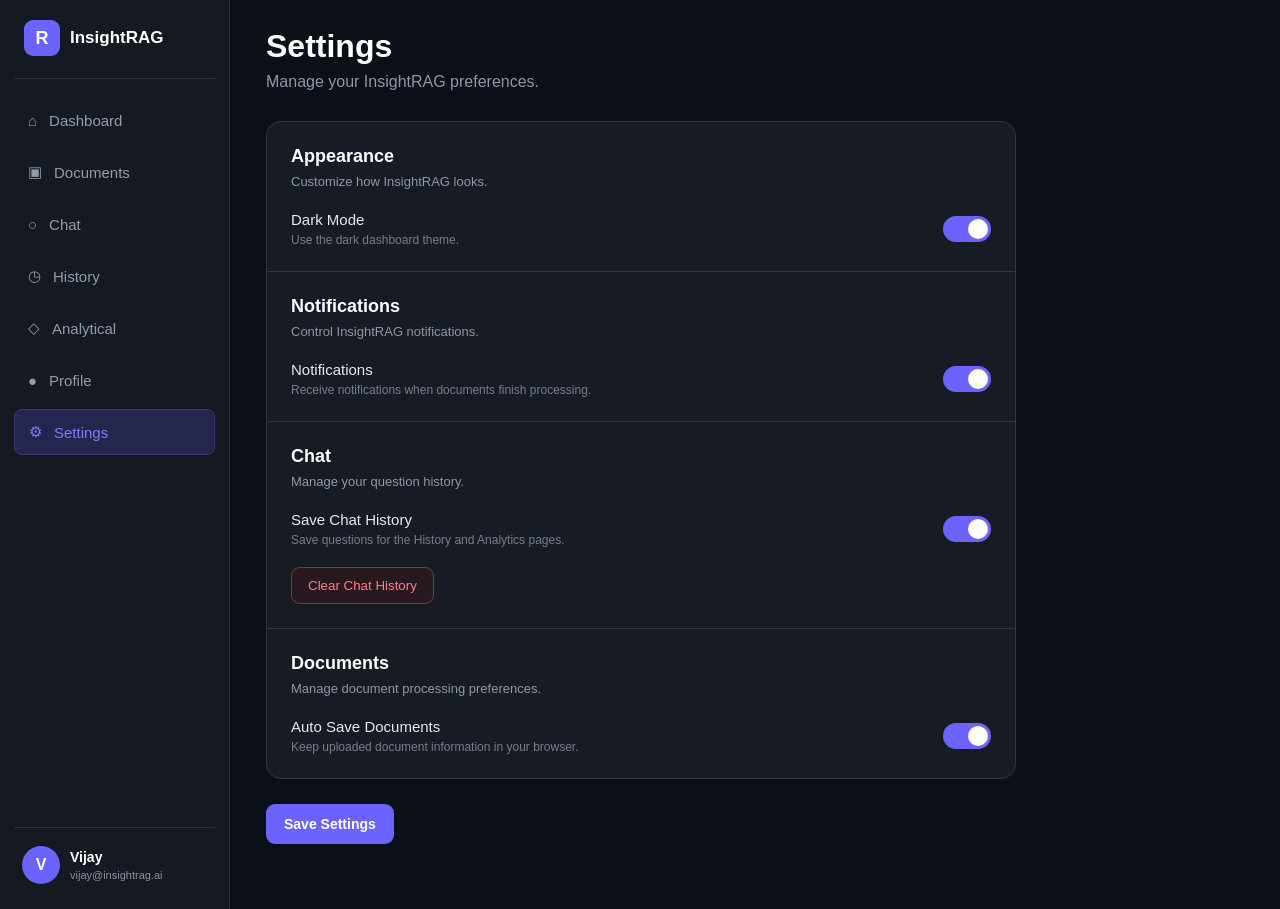
<file: AI-Document-QA/settings.html>
<!DOCTYPE html>
<html lang="en">

<head>

    <meta charset="UTF-8">

    <meta name="viewport"
          content="width=device-width, initial-scale=1.0">

    <title>Settings - InsightRAG</title>

    <link rel="stylesheet"
          href="style.css">
<style>

body.light-theme {
    background: #f5f7fb;
    color: #1f2937;
}

body.light-theme .sidebar {
    background: #ffffff;
    border-right: 1px solid #e5e7eb;
}

body.light-theme .logo h2 {
    color: #1f2937;
}

body.light-theme .nav-item {
    color: #4b5563;
}

body.light-theme .nav-item.active {
    background: #eeeafe;
    color: #6c63ff;
}

body.light-theme .settings-card {
    background: #ffffff;
    border-color: #e5e7eb;
}

body.light-theme .settings-section {
    border-color: #e5e7eb;
}

body.light-theme .settings-section h2 {
    color: #1f2937;
}

body.light-theme .settings-section p {
    color: #6b7280;
}

body.light-theme .setting-title {
    color: #374151;
}

body.light-theme .setting-description {
    color: #6b7280;
}

</style>
    <style>

        .settings-card {
            margin-top: 30px;
            max-width: 750px;
            background: #171b24;
            border: 1px solid #303642;
            border-radius: 15px;
            overflow: hidden;
        }

        .settings-section {
            padding: 24px;
            border-bottom: 1px solid #303642;
        }

        .settings-section:last-child {
            border-bottom: none;
        }

        .settings-section h2 {
            margin: 0;
            font-size: 18px;
        }

        .settings-section p {
            color: #8d97a8;
            font-size: 13px;
            margin-top: 7px;
        }

        .setting-row {
            display: flex;
            justify-content: space-between;
            align-items: center;
            gap: 20px;
            margin-top: 22px;
        }

        .setting-title {
            color: #e6e9ef;
            font-size: 15px;
        }

        .setting-description {
            color: #747e8f;
            font-size: 12px;
            margin-top: 5px;
        }

        .toggle {
            position: relative;
            width: 48px;
            height: 26px;
        }

        .toggle input {
            opacity: 0;
            width: 0;
            height: 0;
        }

        .slider {
            position: absolute;
            cursor: pointer;
            inset: 0;
            background: #303642;
            border-radius: 30px;
            transition: 0.3s;
        }

        .slider:before {
            content: "";
            position: absolute;
            width: 20px;
            height: 20px;
            left: 3px;
            top: 3px;
            background: white;
            border-radius: 50%;
            transition: 0.3s;
        }

        .toggle input:checked + .slider {
            background: #6c63ff;
        }

        .toggle input:checked + .slider:before {
            transform: translateX(22px);
        }

        .danger-btn {
            margin-top: 20px;
            padding: 10px 16px;
            border-radius: 9px;
            border: 1px solid #713b45;
            background: #2a1820;
            color: #ff7b8b;
            cursor: pointer;
        }

        .save-message {
            color: #20c997;
            font-size: 13px;
            margin-top: 15px;
        }

    </style>

</head>


<body>


<div class="app">


    <!-- SIDEBAR -->

    <aside class="sidebar">

        <div class="logo">

            <div class="logo-icon">
                R
            </div>

            <h2>InsightRAG</h2>

        </div>


        <nav class="sidebar-nav">

            <a class="nav-item"
               href="dashboard.html">
                ⌂ <span>Dashboard</span>
            </a>

            <a class="nav-item"
               href="documents.html">
                ▣ <span>Documents</span>
            </a>

            <a class="nav-item"
               href="chat.html">
                ○ <span>Chat</span>
            </a>

            <a class="nav-item"
               href="history.html">
                ◷ <span>History</span>
            </a>

            <a class="nav-item"
               href="analytical.html">
                ◇ <span>Analytical</span>
            </a>

            <a class="nav-item"
               href="profile.html">
                ● <span>Profile</span>
            </a>

            <a class="nav-item active"
               href="settings.html">
                ⚙ <span>Settings</span>
            </a>

        </nav>


        <div class="profile">

            <div class="profile-icon">
                V
            </div>

            <div>

                <strong>Vijay</strong>

                <small>
                    vijay@insightrag.ai
                </small>

            </div>

        </div>

    </aside>


    <!-- MAIN -->

    <main class="main-content">

        <h1>Settings</h1>

        <p style="color:#8d97a8; margin-top:8px;">
            Manage your InsightRAG preferences.
        </p>


        <div class="settings-card">


            <!-- APPEARANCE -->

            <div class="settings-section">

                <h2>Appearance</h2>

                <p>
                    Customize how InsightRAG looks.
                </p>


                <div class="setting-row">

                    <div>

                        <div class="setting-title">
                            Dark Mode
                        </div>

                        <div class="setting-description">
                            Use the dark dashboard theme.
                        </div>

                    </div>


                    <label class="toggle">

                        <input
                            type="checkbox"
                            id="darkMode"
                            checked
                        >

                        <span class="slider"></span>

                    </label>

                </div>

            </div>


            <!-- NOTIFICATIONS -->

            <div class="settings-section">

                <h2>Notifications</h2>

                <p>
                    Control InsightRAG notifications.
                </p>


                <div class="setting-row">

                    <div>

                        <div class="setting-title">
                            Notifications
                        </div>

                        <div class="setting-description">
                            Receive notifications when documents finish processing.
                        </div>

                    </div>


                    <label class="toggle">

                        <input
                            type="checkbox"
                            id="notifications"
                            checked
                        >

                        <span class="slider"></span>

                    </label>

                </div>

            </div>


            <!-- CHAT -->

            <div class="settings-section">

                <h2>Chat</h2>

                <p>
                    Manage your question history.
                </p>


                <div class="setting-row">

                    <div>

                        <div class="setting-title">
                            Save Chat History
                        </div>

                        <div class="setting-description">
                            Save questions for the History and Analytics pages.
                        </div>

                    </div>


                    <label class="toggle">

                        <input
                            type="checkbox"
                            id="saveHistory"
                            checked
                        >

                        <span class="slider"></span>

                    </label>

                </div>


                <button
                    class="danger-btn"
                    onclick="clearHistory()">

                    Clear Chat History

                </button>

            </div>


            <!-- DOCUMENTS -->

            <div class="settings-section">

                <h2>Documents</h2>

                <p>
                    Manage document processing preferences.
                </p>


                <div class="setting-row">

                    <div>

                        <div class="setting-title">
                            Auto Save Documents
                        </div>

                        <div class="setting-description">
                            Keep uploaded document information in your browser.
                        </div>

                    </div>


                    <label class="toggle">

                        <input
                            type="checkbox"
                            id="autoSave"
                            checked
                        >

                        <span class="slider"></span>

                    </label>

                </div>

            </div>


        </div>


        <button
            class="upload-btn"
            style="margin-top:25px;"
            onclick="saveSettings()">

            Save Settings

        </button>


        <div
            id="saveMessage"
            class="save-message">
        </div>


    </main>

</div>


<script>


/* =================================
   LOAD SAVED SETTINGS
================================= */


document.getElementById(
    "darkMode"
).checked =
    localStorage.getItem(
        "darkMode"
    ) !== "false";


document.getElementById(
    "notifications"
).checked =
    localStorage.getItem(
        "notifications"
    ) !== "false";


document.getElementById(
    "saveHistory"
).checked =
    localStorage.getItem(
        "saveHistory"
    ) !== "false";


document.getElementById(
    "autoSave"
).checked =
    localStorage.getItem(
        "autoSave"
    ) !== "false";


/* =================================
   SAVE SETTINGS
================================= */
function applyTheme() {

    const darkMode =
        localStorage.getItem("darkMode") !== "false";

    if (darkMode) {
        document.body.classList.remove("light-theme");
    } else {
        document.body.classList.add("light-theme");
    }
}

applyTheme();

function saveSettings() {

    const darkMode =
        document.getElementById("darkMode").checked;

    const notifications =
        document.getElementById("notifications").checked;

    const saveHistory =
        document.getElementById("saveHistory").checked;

    const autoSave =
        document.getElementById("autoSave").checked;


    localStorage.setItem(
        "darkMode",
        darkMode
    );

    localStorage.setItem(
        "notifications",
        notifications
    );

    localStorage.setItem(
        "saveHistory",
        saveHistory
    );

    localStorage.setItem(
        "autoSave",
        autoSave
    );


    if (darkMode) {

        document.body.classList.remove(
            "light-theme"
        );

    } else {

        document.body.classList.add(
            "light-theme"
        );

    }


    document.getElementById(
        "saveMessage"
    ).innerText =
        "Settings saved successfully!";

}


/* =================================
   CLEAR CHAT HISTORY
================================= */


function clearHistory() {

    const confirmClear =
        confirm(
            "Are you sure you want to clear your chat history?"
        );


    if (!confirmClear) {
        return;
    }


    localStorage.removeItem(
        "askedQuestions"
    );


    localStorage.removeItem(
        "analyticsData"
    );


    document.getElementById(
        "saveMessage"
    ).innerText =
        "Chat history cleared successfully!";

}

</script>


</body>

</html>
</file>
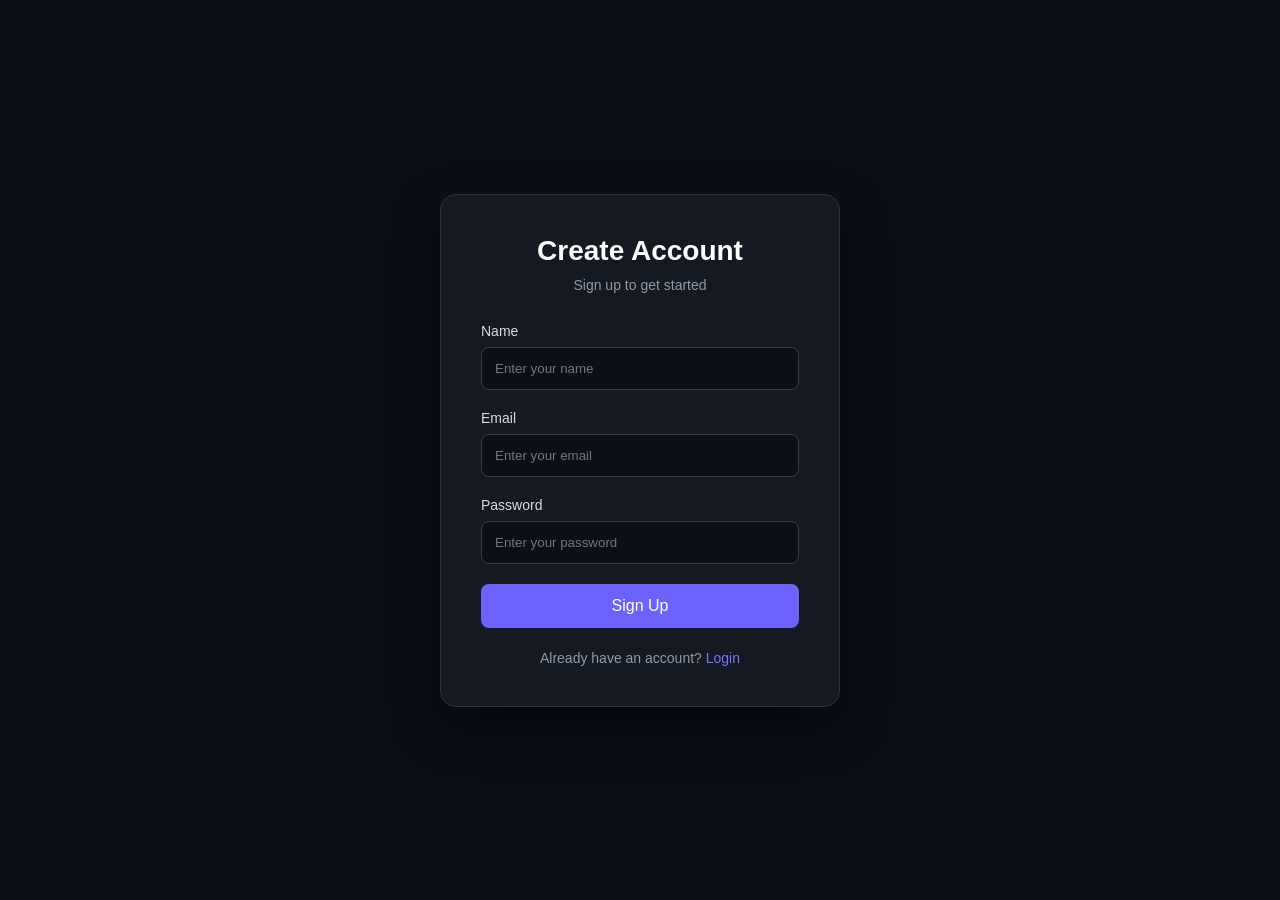
<file: AI-Document-QA/signup.html>
<!DOCTYPE html>
<html lang="en">
<head>
    <meta charset="UTF-8">
    <meta name="viewport" content="width=device-width, initial-scale=1.0">

    <title>Sign Up - AI Document Q&A</title>

    <link rel="stylesheet" href="style.css">
</head>

<body>

    <div class="login-page">

        <div class="login-card">

            <h1>Create Account</h1>

            <p class="subtitle">
                Sign up to get started
            </p>

            <label>Name</label>
            <input
                type="text"
                id="name"
                placeholder="Enter your name"
            >

            <label>Email</label>
            <input
                type="email"
                id="email"
                placeholder="Enter your email"
            >

            <label>Password</label>
            <input
                type="password"
                id="password"
                placeholder="Enter your password"
            >

            <button class="login-btn" onclick="signup()">
                Sign Up
            </button>

            <p class="signup-text">
                Already have an account?
                <a href="index.html">Login</a>
            </p>

        </div>

    </div>

    <script src="script.js"></script>

</body>
</html>
</file>
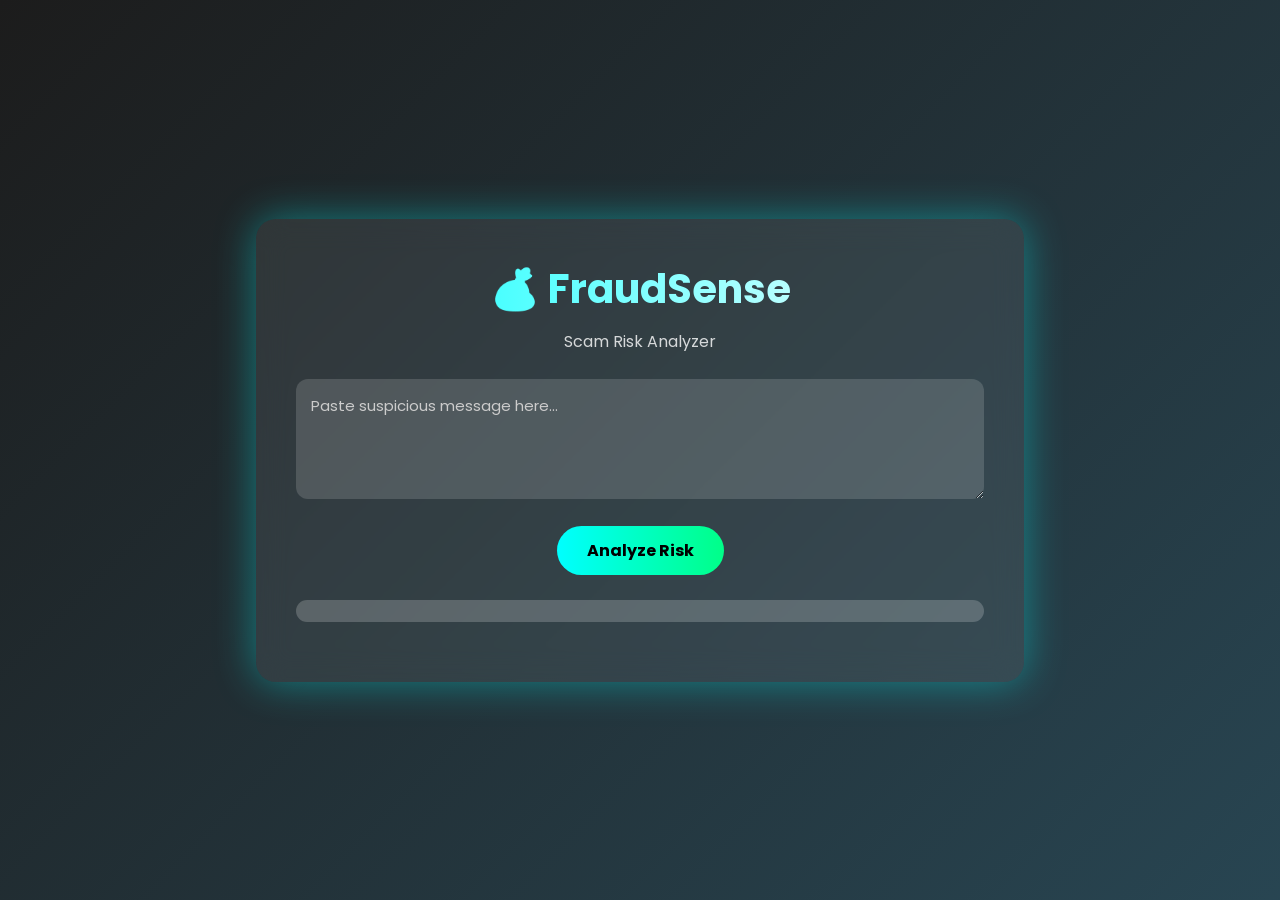
<file: Scam-Risk-Predictor/project/fraudsense/indes.html>
<!DOCTYPE html>
<html>
<head>
    <title>FraudSense AI - Advanced Scam Predictor</title>
    <link href="https://fonts.googleapis.com/css2?family=Poppins:wght@300;500;700&display=swap" rel="stylesheet">
    <link rel="stylesheet" href="style.css">
</head>
<body>

<div class="container">

    <h1>💰 FraudSense </h1>
    <p>Scam Risk Analyzer</p>

    <textarea id="message" placeholder="Paste suspicious message here..."></textarea>
    <button onclick="analyzeMessage()">Analyze Risk</button>
 
    <div id="result"></div>

    <div class="meter">
        <div class="fill" id="meterFill"></div>
    </div>

    <div class="details" id="analysisDetails"></div>

</div>

<script src="script.js"></script>

</body>
</html>
</file>
<file: AI-Document-QA/style.css>
* {
    margin: 0;
    padding: 0;
    box-sizing: border-box;
}

body {
    font-family: Arial, Helvetica, sans-serif;
    background: #0b0f18;
    color: #ffffff;
}

/* =========================
   LOGIN / SIGNUP
========================= */

.login-page {
    min-height: 100vh;
    display: flex;
    justify-content: center;
    align-items: center;
    background: #0b0f18;
}

.login-card {
    width: 400px;
    padding: 40px;
    background: #151922;
    border: 1px solid #2b3240;
    border-radius: 16px;
    box-shadow: 0 20px 50px rgba(0, 0, 0, 0.45);
}

.login-card h1 {
    text-align: center;
    font-size: 28px;
    margin-bottom: 10px;
    color: #ffffff;
}

.subtitle {
    text-align: center;
    color: #8f9aaa;
    margin-bottom: 30px;
    font-size: 14px;
}

.login-card label {
    display: block;
    margin-bottom: 8px;
    color: #d7dbe3;
    font-size: 14px;
}

.login-card input {
    width: 100%;
    padding: 13px;
    margin-bottom: 20px;
    background: #0b0f18;
    border: 1px solid #353d4d;
    border-radius: 8px;
    color: #ffffff;
    outline: none;
}

.login-card input:focus {
    border-color: #6c63ff;
}

.login-btn {
    width: 100%;
    padding: 13px;
    border: none;
    border-radius: 8px;
    background: #6c63ff;
    color: white;
    font-size: 16px;
    cursor: pointer;
}

.signup-text {
    text-align: center;
    margin-top: 22px;
    color: #8f9aaa;
    font-size: 14px;
}

.signup-text a {
    color: #7c74ff;
    text-decoration: none;
}


/* =========================
   DASHBOARD
========================= */

.app {
    display: flex;
    min-height: 100vh;
    background: #0b0f18;
}


/* SIDEBAR */

.sidebar {
    width: 230px;
    min-height: 100vh;
    background: #151922;
    border-right: 1px solid #2b3240;
    display: flex;
    flex-direction: column;
    padding: 20px 14px;
}

.logo {
    display: flex;
    align-items: center;
    gap: 10px;
    padding: 0 10px 22px;
    border-bottom: 1px solid #2b3240;
}

.logo-icon {
    width: 36px;
    height: 36px;
    border-radius: 9px;
    background: #6c63ff;
    display: flex;
    align-items: center;
    justify-content: center;
    font-weight: bold;
    font-size: 18px;
}

.logo h2 {
    font-size: 17px;
    color: #ffffff;
}


/* NAVIGATION */

.sidebar-nav {
    margin-top: 18px;
    display: flex;
    flex-direction: column;
    gap: 6px;
}

.nav-item {
    height: 46px;
    padding: 0 14px;
    display: flex;
    align-items: center;
    gap: 12px;
    border-radius: 8px;
    color: #929bab;
    text-decoration: none;
    font-size: 15px;
    cursor: pointer;
}

.nav-item:hover {
    background: #1d2330;
    color: #ffffff;
}

.nav-item.active {
    background: #25264d;
    color: #7c7cff;
    border: 1px solid #383875;
}

.nav-item span {
    font-size: 15px;
}


/* PROFILE */

.profile {
    margin-top: auto;
    border-top: 1px solid #2b3240;
    padding: 18px 8px 5px;
    display: flex;
    align-items: center;
    gap: 10px;
}

.profile-icon {
    width: 38px;
    height: 38px;
    border-radius: 50%;
    background: #6c63ff;
    display: flex;
    align-items: center;
    justify-content: center;
    font-weight: bold;
}

.profile strong {
    display: block;
    font-size: 14px;
    color: #ffffff;
}

.profile small {
    display: block;
    margin-top: 4px;
    color: #8791a2;
    font-size: 11px;
}


/* MAIN CONTENT */

.main-content {
    flex: 1;
    min-width: 0;
    padding: 28px 36px 50px;
}


/* HEADER */

.dashboard-header {
    display: flex;
    justify-content: space-between;
    align-items: center;
    padding-bottom: 26px;
    border-bottom: 1px solid #272e3a;
}

.dashboard-header h1 {
    font-size: 25px;
    font-weight: 700;
    margin-bottom: 8px;
}

.dashboard-header p {
    color: #8d97a8;
    font-size: 14px;
}

.upload-btn {
    border: none;
    border-radius: 9px;
    padding: 12px 18px;
    background: #6c63ff;
    color: #ffffff;
    font-size: 14px;
    font-weight: bold;
    cursor: pointer;
}

.upload-btn:hover {
    background: #7870ff;
}


/* STAT CARDS */

.stats {
    display: grid;
    grid-template-columns: repeat(4, 1fr);
    gap: 18px;
    margin-top: 26px;
}

.stat-card {
    min-height: 145px;
    padding: 24px;
    background: #171b24;
    border: 1px solid #2c3441;
    border-radius: 13px;
}

.stat-card p {
    color: #8c96a8;
    font-size: 13px;
    margin-bottom: 16px;
}

.stat-card h2 {
    font-size: 30px;
    margin-bottom: 10px;
}

.stat-card span {
    color: #8792a4;
    font-size: 12px;
}


/* Different metric colors */

.stat-card:nth-child(1) h2 {
    color: #625cff;
}

.stat-card:nth-child(2) h2 {
    color: #00c99a;
}

.stat-card:nth-child(3) h2 {
    color: #f5a400;
}

.stat-card:nth-child(4) h2 {
    color: #08a9d9;
}


/* QUICK ACTIONS */

.quick-actions {
    display: grid;
    grid-template-columns: repeat(3, 1fr);
    gap: 18px;
    margin-top: 28px;
}

.action-card {
    min-height: 116px;
    padding: 22px;
    background: #171b24;
    border: 1px solid #2c3441;
    border-radius: 13px;
    display: flex;
    align-items: center;
    gap: 15px;
}

.action-card:hover {
    border-color: #464e60;
}

.action-icon {
    width: 40px;
    height: 40px;
    flex-shrink: 0;
    border-radius: 9px;
    background: #25284d;
    color: #8b85ff;
    display: flex;
    align-items: center;
    justify-content: center;
    font-size: 20px;
    font-weight: bold;
}

.action-card h3 {
    font-size: 15px;
    margin-bottom: 9px;
}

.action-card p {
    color: #8792a4;
    font-size: 12px;
}

.action-card b {
    margin-left: auto;
    color: #9ca5b5;
    font-size: 18px;
}


/* RECENT DOCUMENTS */

.documents-card {
    margin-top: 30px;
    background: #171b24;
    border: 1px solid #2c3441;
    border-radius: 13px;
    overflow: hidden;
}

.documents-header {
    height: 60px;
    padding: 0 22px;
    display: flex;
    align-items: center;
    justify-content: space-between;
    border-bottom: 1px solid #2c3441;
}

.documents-header h2 {
    font-size: 16px;
}

.documents-header a {
    color: #7770ff;
    font-size: 13px;
    cursor: pointer;
}


/* DOCUMENT ROW */

.document-row {
    min-height: 72px;
    padding: 12px 22px;
    display: flex;
    align-items: center;
    border-bottom: 1px solid #252c37;
}

.document-row:last-child {
    border-bottom: none;
}

.file-icon {
    width: 40px;
    height: 40px;
    margin-right: 16px;
    border-radius: 8px;
    display: flex;
    align-items: center;
    justify-content: center;
    font-size: 11px;
    font-weight: bold;
}

.file-icon.pdf {
    background: #3a2028;
    color: #ff626f;
}

.file-icon.docx {
    background: #182e4c;
    color: #579cff;
}

.document-info {
    display: flex;
    flex-direction: column;
    gap: 5px;
    min-width: 0;
}

.document-info strong {
    font-size: 14px;
    font-weight: 600;
}

.document-info span {
    color: #808b9d;
    font-size: 12px;
}

.status {
    margin-left: auto;
    padding: 6px 12px;
    border-radius: 20px;
    font-size: 11px;
}

.status.ready {
    background: #103d35;
    color: #00c99a;
}

.status.processing {
    background: #493718;
    color: #f2a000;
}

.questions {
    width: 95px;
    text-align: right;
    color: #8993a4;
    font-size: 12px;
}


/* RESPONSIVE */

@media (max-width: 1000px) {

    .stats {
        grid-template-columns: repeat(2, 1fr);
    }

    .quick-actions {
        grid-template-columns: 1fr;
    }
}

@media (max-width: 700px) {

    .sidebar {
        width: 190px;
    }

    .main-content {
        padding: 22px;
    }

    .stats {
        grid-template-columns: 1fr;
    }

    .dashboard-header {
        flex-direction: column;
        align-items: flex-start;
        gap: 20px;
    }
}
/* =========================
   GLOBAL LIGHT THEME
   ========================= */

body.light-theme {
    background: #f5f7fb;
    color: #1f2937;
}

body.light-theme .sidebar {
    background: #ffffff;
    border-right: 1px solid #e5e7eb;
}

body.light-theme .logo h2 {
    color: #1f2937;
}

body.light-theme .nav-item {
    color: #4b5563;
}

body.light-theme .nav-item.active {
    background: #eeeafe;
    color: #6c63ff;
}

body.light-theme .profile {
    border-top-color: #e5e7eb;
}

body.light-theme .profile strong {
    color: #1f2937;
}

body.light-theme .profile small {
    color: #6b7280;
}


/* Dashboard */

body.light-theme .dashboard-header h1 {
    color: #1f2937;
}

body.light-theme .dashboard-header p {
    color: #6b7280;
}

body.light-theme .stat-card,
body.light-theme .quick-card,
body.light-theme .recent-card,
body.light-theme .document-card,
body.light-theme .chat-card,
body.light-theme .history-card,
body.light-theme .analytics-card,
body.light-theme .profile-card,
body.light-theme .settings-card {
    background: #ffffff;
    border-color: #e5e7eb;
}


/* Text */

body.light-theme h1,
body.light-theme h2,
body.light-theme h3 {
    color: #1f2937;
}

body.light-theme p,
body.light-theme small {
    color: #6b7280;
}


/* Inputs */

body.light-theme input,
body.light-theme textarea,
body.light-theme select {
    background: #ffffff;
    color: #1f2937;
    border-color: #d1d5db;
}


/* Chat */

body.light-theme .answer-box {
    background: #f9fafb;
    color: #1f2937;
    border-color: #e5e7eb;
}
/* FULL PAGE LIGHT THEME */

body.light-theme .main-content {
    background: #f5f7fb;
}

body.light-theme .dashboard-main,
body.light-theme .main {
    background: #f5f7fb;
}

body.light-theme .dashboard-header {
    background: #f5f7fb;
}

body.light-theme .stat-card,
body.light-theme .quick-action,
body.light-theme .quick-card,
body.light-theme .recent-documents,
body.light-theme .recent-card,
body.light-theme .chat-container,
body.light-theme .chat-card,
body.light-theme .history-container,
body.light-theme .analytics-container,
body.light-theme .profile-container {
    background: #ffffff;
    color: #1f2937;
    border-color: #e5e7eb;
}

body.light-theme .stat-card *,
body.light-theme .quick-card *,
body.light-theme .recent-card *,
body.light-theme .chat-card *,
body.light-theme .history-card *,
body.light-theme .analytics-card *,
body.light-theme .profile-card * {
    color: #1f2937;
}

body.light-theme .upload-btn,
body.light-theme button {
    color: #ffffff;
}
/* HISTORY */
body.light-theme .history-card,
body.light-theme .history-item,
body.light-theme .history-header {
    background: #ffffff;
    color: #1f2937;
    border-color: #e5e7eb;
}

body.light-theme .question-text,
body.light-theme .history-item h3 {
    color: #1f2937;
}

body.light-theme .question-time,
body.light-theme .history-item p {
    color: #6b7280;
}


/* ANALYTICAL */
body.light-theme .analytics-card,
body.light-theme .chart-card,
body.light-theme .analytics-header,
body.light-theme .stat-box {
    background: #ffffff;
    color: #1f2937;
    border-color: #e5e7eb;
}

body.light-theme .analytics-card h2,
body.light-theme .chart-card h2,
body.light-theme .stat-box h3 {
    color: #1f2937;
}

body.light-theme .analytics-card p,
body.light-theme .chart-card p {
    color: #6b7280;
}


/* PROFILE */
body.light-theme .profile-hero,
body.light-theme .profile-card,
body.light-theme .activity-card {
    background: #ffffff;
    color: #1f2937;
    border-color: #e5e7eb;
}

body.light-theme .profile-hero h1,
body.light-theme .profile-card h2,
body.light-theme .activity-card h2 {
    color: #1f2937;
}

body.light-theme .profile-hero p,
body.light-theme .profile-card p,
body.light-theme .activity-card p {
    color: #6b7280;
}
/* ==========================================
   PROFILE MENU
========================================== */

.profile {
    position: relative;
    cursor: pointer;
}

.profile-menu {
    position: absolute;
    left: 15px;
    bottom: 75px;
    width: 210px;
    background: #171b24;
    border: 1px solid #303642;
    border-radius: 14px;
    padding: 10px;
    box-shadow: 0 15px 35px rgba(0,0,0,0.35);
    display: none;
    z-index: 9999;
}

.profile-menu.show {
    display: block;
}

.profile-menu-header {
    padding: 10px;
    border-bottom: 1px solid #303642;
    margin-bottom: 6px;
}

.profile-menu-header strong {
    display: block;
    color: white;
    font-size: 14px;
}

.profile-menu-header small {
    display: block;
    color: #8d97a8;
    margin-top: 4px;
    font-size: 11px;
}

.profile-menu-item {
    display: flex;
    align-items: center;
    gap: 10px;
    padding: 10px;
    border-radius: 9px;
    color: #d9dce5;
    text-decoration: none;
    font-size: 13px;
    cursor: pointer;
}

.profile-menu-item:hover {
    background: #20242d;
}

.profile-menu-item.logout {
    color: #ff7070;
}

.profile-menu-item.logout:hover {
    background: rgba(255, 80, 80, 0.10);
}

/* Light theme */

.light-theme .profile-menu {
    background: #ffffff;
    border-color: #dddddd;
    box-shadow: 0 15px 35px rgba(0,0,0,0.15);
}

.light-theme .profile-menu-header {
    border-color: #eeeeee;
}

.light-theme .profile-menu-header strong {
    color: #222222;
}

.light-theme .profile-menu-item {
    color: #333333;
}

.light-theme .profile-menu-item:hover {
    background: #f2f2f2;
}
/* FIX: allow mouse clicks */
body,
html {
    pointer-events: auto !important;
}

.sidebar,
.main-content,
.content,
button,
a,
input,
textarea,
select,
.profile,
.nav-item {
    pointer-events: auto !important;
}
@media (max-width: 768px) {

    .sidebar {
        width: 70px;
        padding: 15px 10px;
    }

    .sidebar .logo h2,
    .sidebar .nav-item span,
    .sidebar .profile-info {
        display: none;
    }

    .logo {
        justify-content: center;
    }

    .nav-item {
        justify-content: center;
        padding: 14px 8px;
    }

    .profile {
        justify-content: center;
    }

    .profile-icon {
        margin: 0 auto;
    }

    .main-content {
        margin-left: 70px;
        width: calc(100% - 70px);
        padding: 20px 15px;
    }

    .dashboard-header {
        flex-direction: column;
        align-items: flex-start;
        gap: 15px;
    }

    .stats-grid {
        grid-template-columns: 1fr;
    }

    .quick-actions {
        grid-template-columns: 1fr;
    }

    .documents-grid {
        grid-template-columns: 1fr;
    }

    button {
        max-width: 100%;
    }

    textarea,
    input,
    select {
        max-width: 100%;
        box-sizing: border-box;
    }
}
/* MOBILE RESPONSIVE */
@media (max-width: 768px) {

    html, body {
        width: 100%;
        max-width: 100%;
        overflow-x: hidden;
    }

    .app {
        width: 100%;
        min-height: 100vh;
    }

    .sidebar {
        width: 70px;
        min-width: 70px;
        padding: 15px 8px;
    }

    .sidebar .logo h2,
    .sidebar .nav-item span,
    .sidebar .profile-info {
        display: none;
    }

    .logo {
        justify-content: center;
    }

    .nav-item {
        justify-content: center;
        padding: 14px 5px;
    }

    .profile {
        justify-content: center;
    }

    .main-content {
        width: calc(100% - 70px);
        padding: 20px 15px;
        box-sizing: border-box;
    }

    h1 {
        font-size: 24px;
    }

    h2 {
        font-size: 20px;
    }

    .card,
    .dashboard-card,
    .upload-card,
    .chat-card {
        width: 100%;
        max-width: 100%;
        box-sizing: border-box;
    }

    textarea,
    input,
    button {
        max-width: 100%;
        box-sizing: border-box;
    }
}
</file>
<file: Scam-Risk-Predictor/project/fraudsense/style.css>
*{
    margin:0;
    padding:0;
    box-sizing:border-box;
    font-family:'Poppins',sans-serif;
}

body{
    height:100vh;
    display:flex;
    justify-content:center;
    align-items:center;
    background: linear-gradient(-45deg,#0f2027,#203a43,#2c5364,#1c1c1c);
    background-size:400% 400%;
    animation: gradientBG 10s ease infinite;
    color:white;
}

@keyframes gradientBG{
    0%{background-position:0% 50%;}
    50%{background-position:100% 50%;}
    100%{background-position:0% 50%;}
}

.container{
    width:60%;
    padding:40px;
    border-radius:20px;
    background:rgba(255,255,255,0.08);
    backdrop-filter: blur(15px);
    box-shadow:0 0 40px rgba(0,255,255,0.4);
    text-align:center;
    transition:0.4s;
}

.container:hover{
    transform:scale(1.02);
}

h1{
    font-size:40px;
    margin-bottom:10px;
    background: linear-gradient(to right,cyan,white);
    -webkit-background-clip:text;
    -webkit-text-fill-color:transparent;
}

p{
    opacity:0.8;
    margin-bottom:25px;
}

textarea{
    width:100%;
    height:120px;
    border-radius:12px;
    padding:15px;
    border:none;
    font-size:15px;
    outline:none;
    background:rgba(255,255,255,0.15);
    color:white;
}

textarea::placeholder{
    color:#ccc;
}

button{
    margin-top:20px;
    padding:12px 30px;
    border:none;
    border-radius:30px;
    font-weight:bold;
    font-size:16px;
    cursor:pointer;
    background:linear-gradient(to right,cyan,#00ff88);
    transition:0.3s;
}

button:hover{
    box-shadow:0 0 20px cyan;
    transform:translateY(-3px);
}

#result{
    margin-top:25px;
    font-size:22px;
    font-weight:600;
}

.meter{
    width:100%;
    height:22px;
    background:rgba(255,255,255,0.2);
    border-radius:30px;
    margin-top:20px;
    overflow:hidden;
}

.fill{
    height:100%;
    width:0%;
    border-radius:30px;
    transition: width 1s ease-in-out;
}

.details{
    margin-top:20px;
    text-align:left;
    font-size:14px;
    opacity:0.9;
}
</file>
